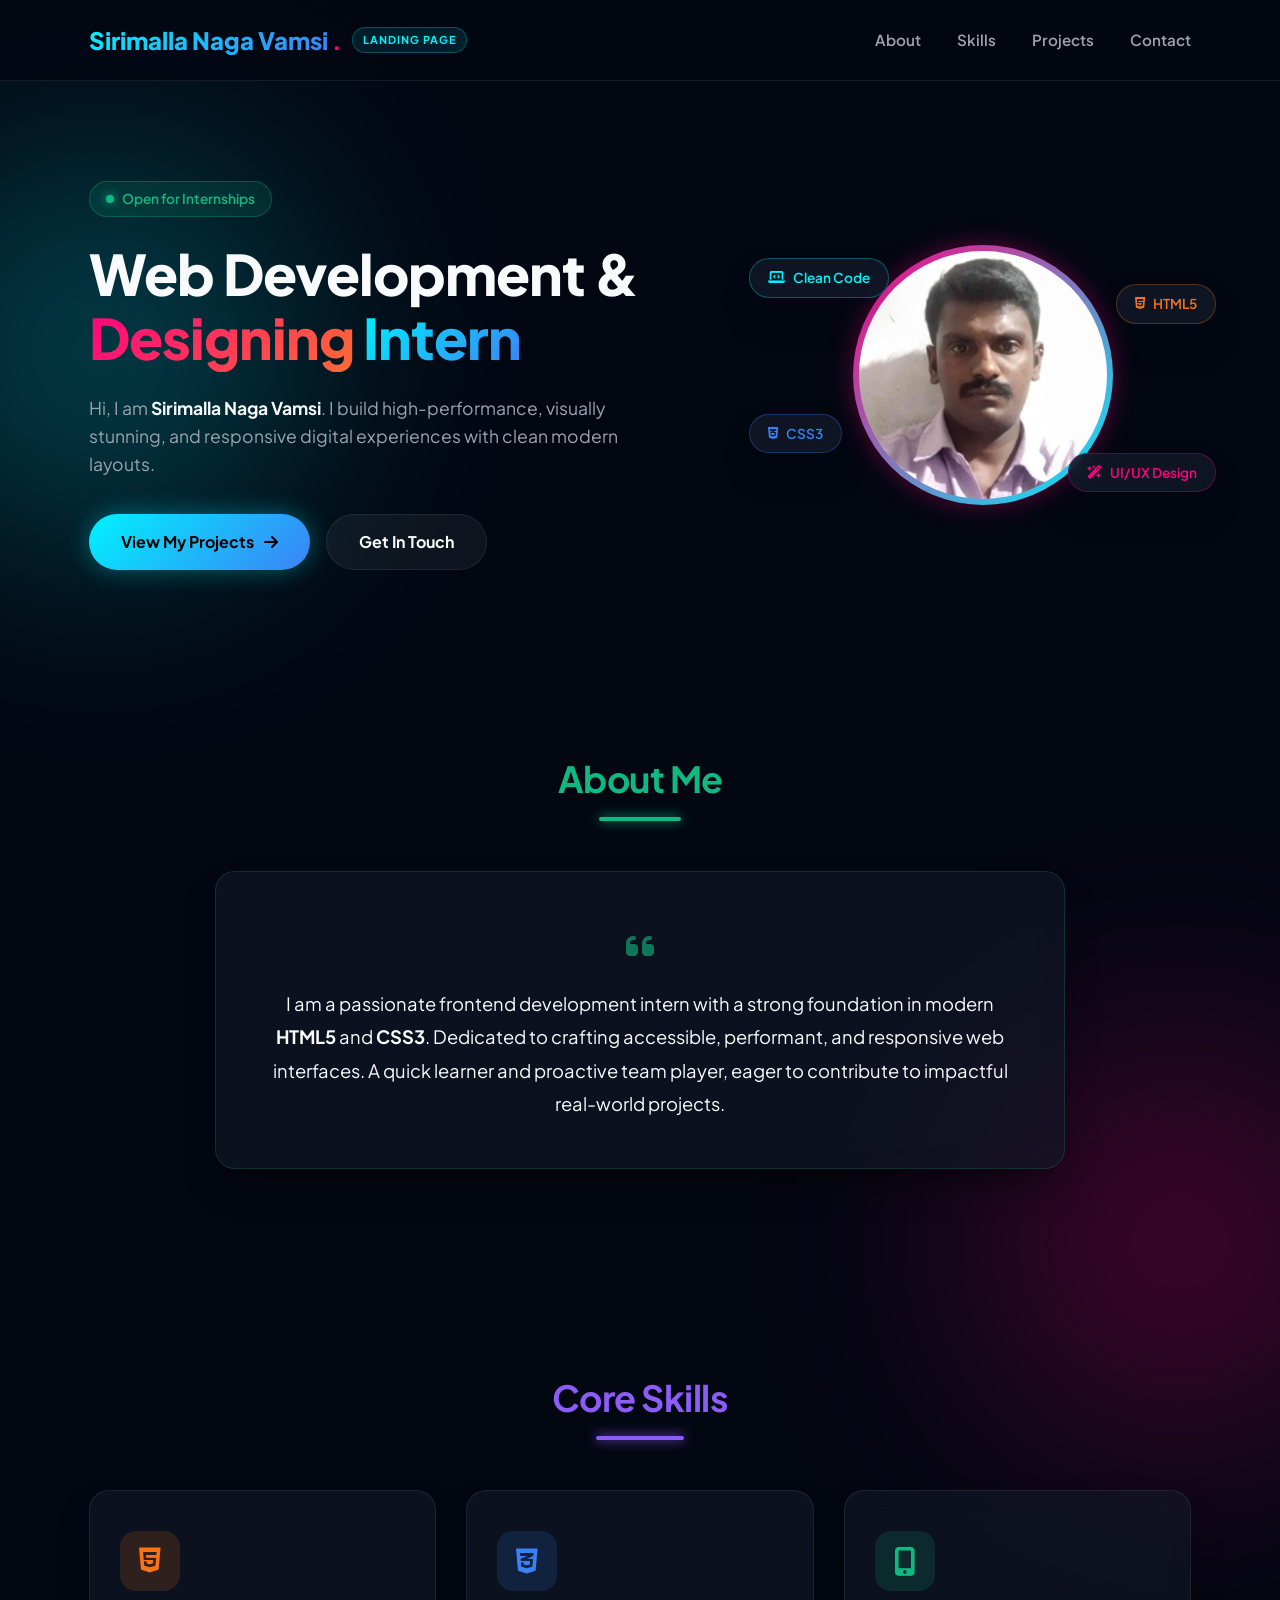
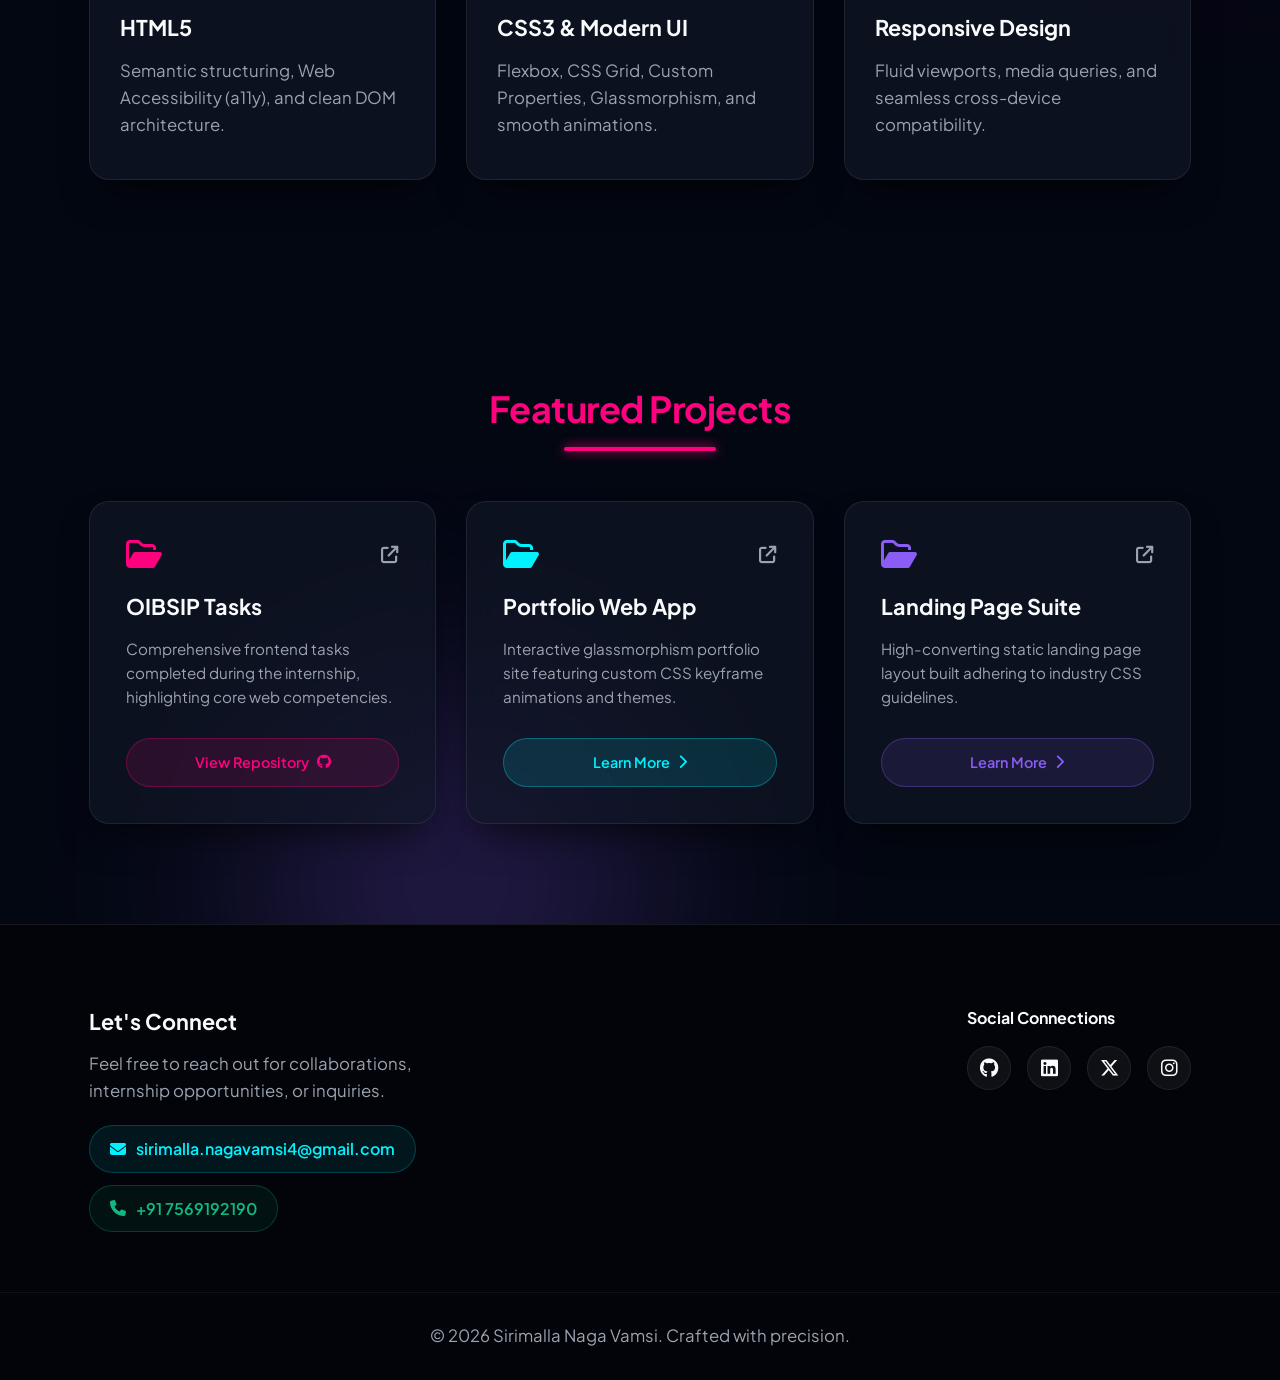
<file: WebDev-L1-LandingPage/index.html>
<!DOCTYPE html>
<html lang="en">
<head>
  <meta charset="UTF-8" />
  <meta name="viewport" content="width=device-width, initial-scale=1.0" />
  <title>Sirimalla Naga Vamsi | Web Development & Design Portfolio</title>
  
  <!-- Font Awesome Pro Icons -->
  <link rel="stylesheet" href="https://cdnjs.cloudflare.com/ajax/libs/font-awesome/6.5.1/css/all.min.css">
  
  <!-- Modern Google Fonts (Plus Jakarta Sans) -->
  <link rel="preconnect" href="https://fonts.googleapis.com">
  <link rel="preconnect" href="https://fonts.gstatic.com" crossorigin>
  <link href="https://fonts.googleapis.com/css2?family=Plus+Jakarta+Sans:wght@400;500;600;700;800&display=swap" rel="stylesheet">
  
  <link rel="stylesheet" href="style.css" />
</head>
<body>

  <!-- Ambient Background Glows -->
  <div class="glow-blob blob-1"></div>
  <div class="glow-blob blob-2"></div>
  <div class="glow-blob blob-3"></div>

  <!-- 1. Sticky Glassmorphism Navigation Bar -->
  <header class="navbar">
    <div class="container nav-container">
      <div class="logo-wrapper">
        <span class="logo">
          <span class="gradient-cyan">Sirimalla Naga Vamsi</span>
          <span class="dot">.</span>
        </span>
        <span class="logo-badge">Landing Page</span>
      </div>
      <nav>
        <ul class="nav-links">
          <li><a href="#about">About</a></li>
          <li><a href="#skills">Skills</a></li>
          <li><a href="#projects">Projects</a></li>
          <li><a href="#contact">Contact</a></li>
        </ul>
      </nav>
    </div>
  </header>

  <main>
    <!-- 2. Hero Section -->
    <section id="hero" class="hero section">
      <div class="container hero-content">
        <div class="hero-text">
          <div class="status-badge">
            <span class="pulse-dot"></span> Open for Internships
          </div>
          <h1>
            Web Development & <br>
            <span class="gradient-text-magenta">Designing</span> 
            <span class="gradient-text-cyan">Intern</span>
          </h1>
          <p>
            Hi, I am <strong>Sirimalla Naga Vamsi</strong>. I build high-performance, visually stunning, and responsive digital experiences with clean modern layouts.
          </p>
          <div class="hero-actions">
            <a href="#projects" class="cta-btn primary-btn">
              View My Projects <i class="fa-solid fa-arrow-right"></i>
            </a>
            <a href="#contact" class="cta-btn secondary-btn">
              Get In Touch
            </a>
          </div>
        </div>

        <div class="hero-image">
          <div class="profile-card-glass">
            <div class="profile-pic-wrapper">
              <img 
                src="image_1.png" 
                alt="Sirimalla Naga Vamsi" 
                class="profile-pic"
                width="250"
                height="250"
              />
            </div>
            <div class="floating-tag tag-1">
              <i class="fa-solid fa-laptop-code"></i> Clean Code
            </div>
            <div class="floating-tag tag-2">
              <i class="fa-brands fa-html5"></i> HTML5
            </div>
            <div class="floating-tag tag-3">
              <i class="fa-brands fa-css3-alt"></i> CSS3
            </div>
            <div class="floating-tag tag-4">
              <i class="fa-solid fa-wand-magic-sparkles"></i> UI/UX Design
            </div>
          </div>
        </div>
      </div>
    </section>

    <!-- 3. Section 1: About Me -->
    <section id="about" class="about section">
      <div class="container">
        <h2 class="section-title text-emerald">About Me</h2>
        <div class="glass-card about-card">
          <div class="quote-icon"><i class="fa-solid fa-quote-left"></i></div>
          <p>
            I am a passionate frontend development intern with a strong foundation in modern <strong>HTML5</strong> and <strong>CSS3</strong>. Dedicated to crafting accessible, performant, and responsive web interfaces. A quick learner and proactive team player, eager to contribute to impactful real-world projects.
          </p>
        </div>
      </div>
    </section>

    <!-- 4. Section 2: Core Skills -->
    <section id="skills" class="skills section">
      <div class="container">
        <h2 class="section-title text-violet">Core Skills</h2>
        <div class="skills-grid">
          
          <div class="glass-card skill-card orange-glow">
            <div class="icon-box icon-orange">
              <i class="fa-brands fa-html5"></i>
            </div>
            <h3>HTML5</h3>
            <p>Semantic structuring, Web Accessibility (a11y), and clean DOM architecture.</p>
          </div>

          <div class="glass-card skill-card blue-glow">
            <div class="icon-box icon-blue">
              <i class="fa-brands fa-css3-alt"></i>
            </div>
            <h3>CSS3 & Modern UI</h3>
            <p>Flexbox, CSS Grid, Custom Properties, Glassmorphism, and smooth animations.</p>
          </div>

          <div class="glass-card skill-card emerald-glow">
            <div class="icon-box icon-emerald">
              <i class="fa-solid fa-mobile-screen-button"></i>
            </div>
            <h3>Responsive Design</h3>
            <p>Fluid viewports, media queries, and seamless cross-device compatibility.</p>
          </div>

        </div>
      </div>
    </section>

    <!-- 5. Section 3: Featured Projects -->
    <section id="projects" class="projects section">
      <div class="container">
        <h2 class="section-title text-magenta">Featured Projects</h2>
        <div class="projects-grid">
          
          <div class="glass-card project-card border-magenta">
            <div class="project-header">
              <i class="fa-regular fa-folder-open folder-icon icon-magenta"></i>
              <a href="https://github.com/sirimallanagavamsi/OIBSIP" target="_blank" class="external-link" title="Source Code">
                <i class="fa-solid fa-arrow-up-right-from-square"></i>
              </a>
            </div>
            <h3>OIBSIP Tasks</h3>
            <p>Comprehensive frontend tasks completed during the internship, highlighting core web competencies.</p>
            <a href="https://github.com/sirimallanagavamsi/OIBSIP" target="_blank" class="project-btn btn-magenta">
              View Repository <i class="fa-brands fa-github"></i>
            </a>
          </div>

          <div class="glass-card project-card border-cyan">
            <div class="project-header">
              <i class="fa-regular fa-folder-open folder-icon icon-cyan"></i>
              <a href="#" class="external-link" title="Live Preview">
                <i class="fa-solid fa-arrow-up-right-from-square"></i>
              </a>
            </div>
            <h3>Portfolio Web App</h3>
            <p>Interactive glassmorphism portfolio site featuring custom CSS keyframe animations and themes.</p>
            <a href="#" class="project-btn btn-cyan">
              Learn More <i class="fa-solid fa-chevron-right"></i>
            </a>
          </div>

          <div class="glass-card project-card border-violet">
            <div class="project-header">
              <i class="fa-regular fa-folder-open folder-icon icon-violet"></i>
              <a href="#" class="external-link" title="Live Preview">
                <i class="fa-solid fa-arrow-up-right-from-square"></i>
              </a>
            </div>
            <h3>Landing Page Suite</h3>
            <p>High-converting static landing page layout built adhering to industry CSS guidelines.</p>
            <a href="#" class="project-btn btn-violet">
              Learn More <i class="fa-solid fa-chevron-right"></i>
            </a>
          </div>

        </div>
      </div>
    </section>
  </main>

  <!-- 6. Footer Section -->
  <footer id="contact" class="footer section">
    <div class="container footer-content">
      <div class="footer-info">
        <h3>Let's Connect</h3>
        <p>Feel free to reach out for collaborations, internship opportunities, or inquiries.</p>
        
        <!-- Corrected Wrapper for Alignment -->
        <div class="contact-badges">
          <a href="mailto:sirimalla.nagavamsi4@gmail.com" class="email-badge">
            <i class="fa-solid fa-envelope"></i> sirimalla.nagavamsi4@gmail.com
          </a>
          <a href="tel:+917569192190" class="phone-badge">
            <i class="fa-solid fa-phone"></i> +91 7569192190
          </a>
        </div>
      </div>

      <div class="footer-socials">
        <h4>Social Connections</h4>
        <div class="social-links">
          <a href="https://github.com/sirimallanagavamsi/OIBSIP" target="_blank" aria-label="GitHub"><i class="fa-brands fa-github"></i></a>
          <a href="https://www.linkedin.com/in/vamsi-sirimalla" target="_blank" aria-label="LinkedIn"><i class="fa-brands fa-linkedin"></i></a>
          <a href="#" target="_blank" aria-label="X / Twitter"><i class="fa-brands fa-x-twitter"></i></a>
          <a href="#" target="_blank" aria-label="Instagram"><i class="fa-brands fa-instagram"></i></a>
        </div>
      </div>
    </div>

    <div class="footer-bottom">
      <p>&copy; 2026 Sirimalla Naga Vamsi. Crafted with precision.</p>
    </div>
  </footer>

</body>
</html>
</file>
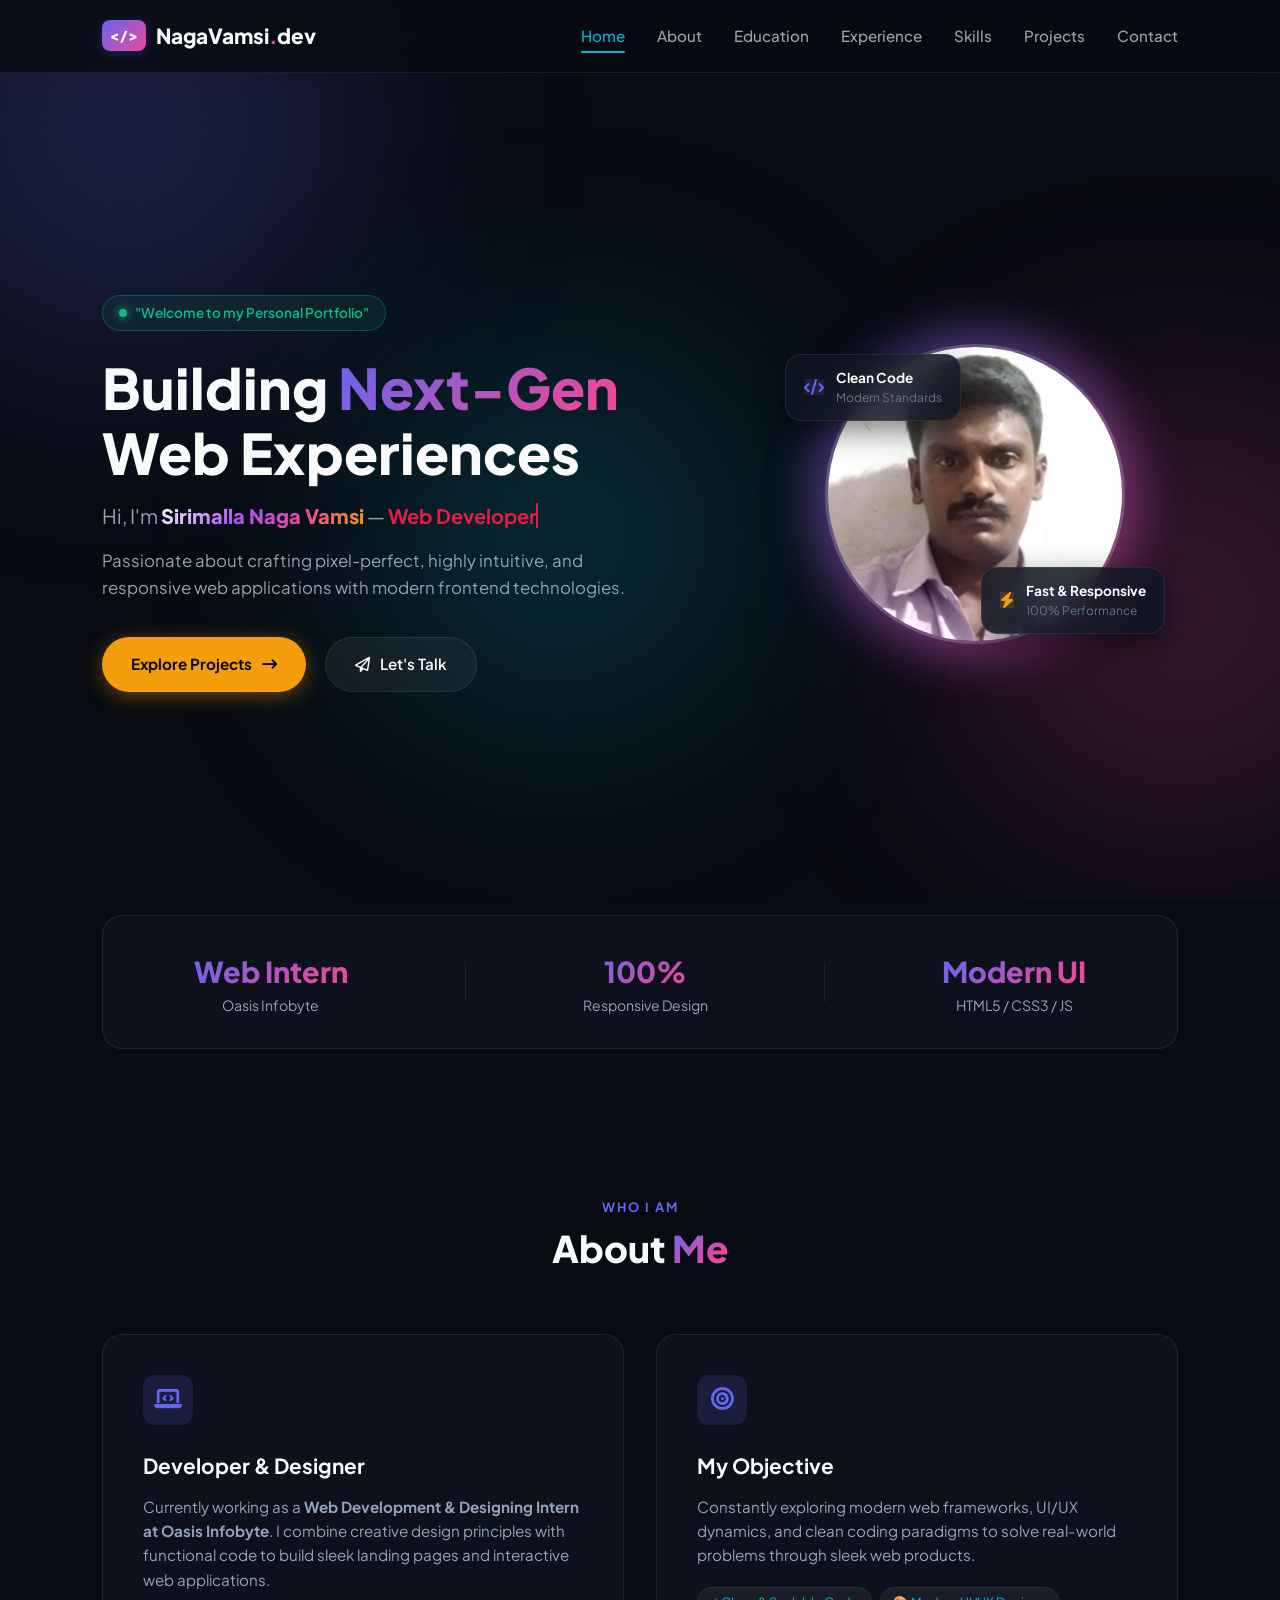
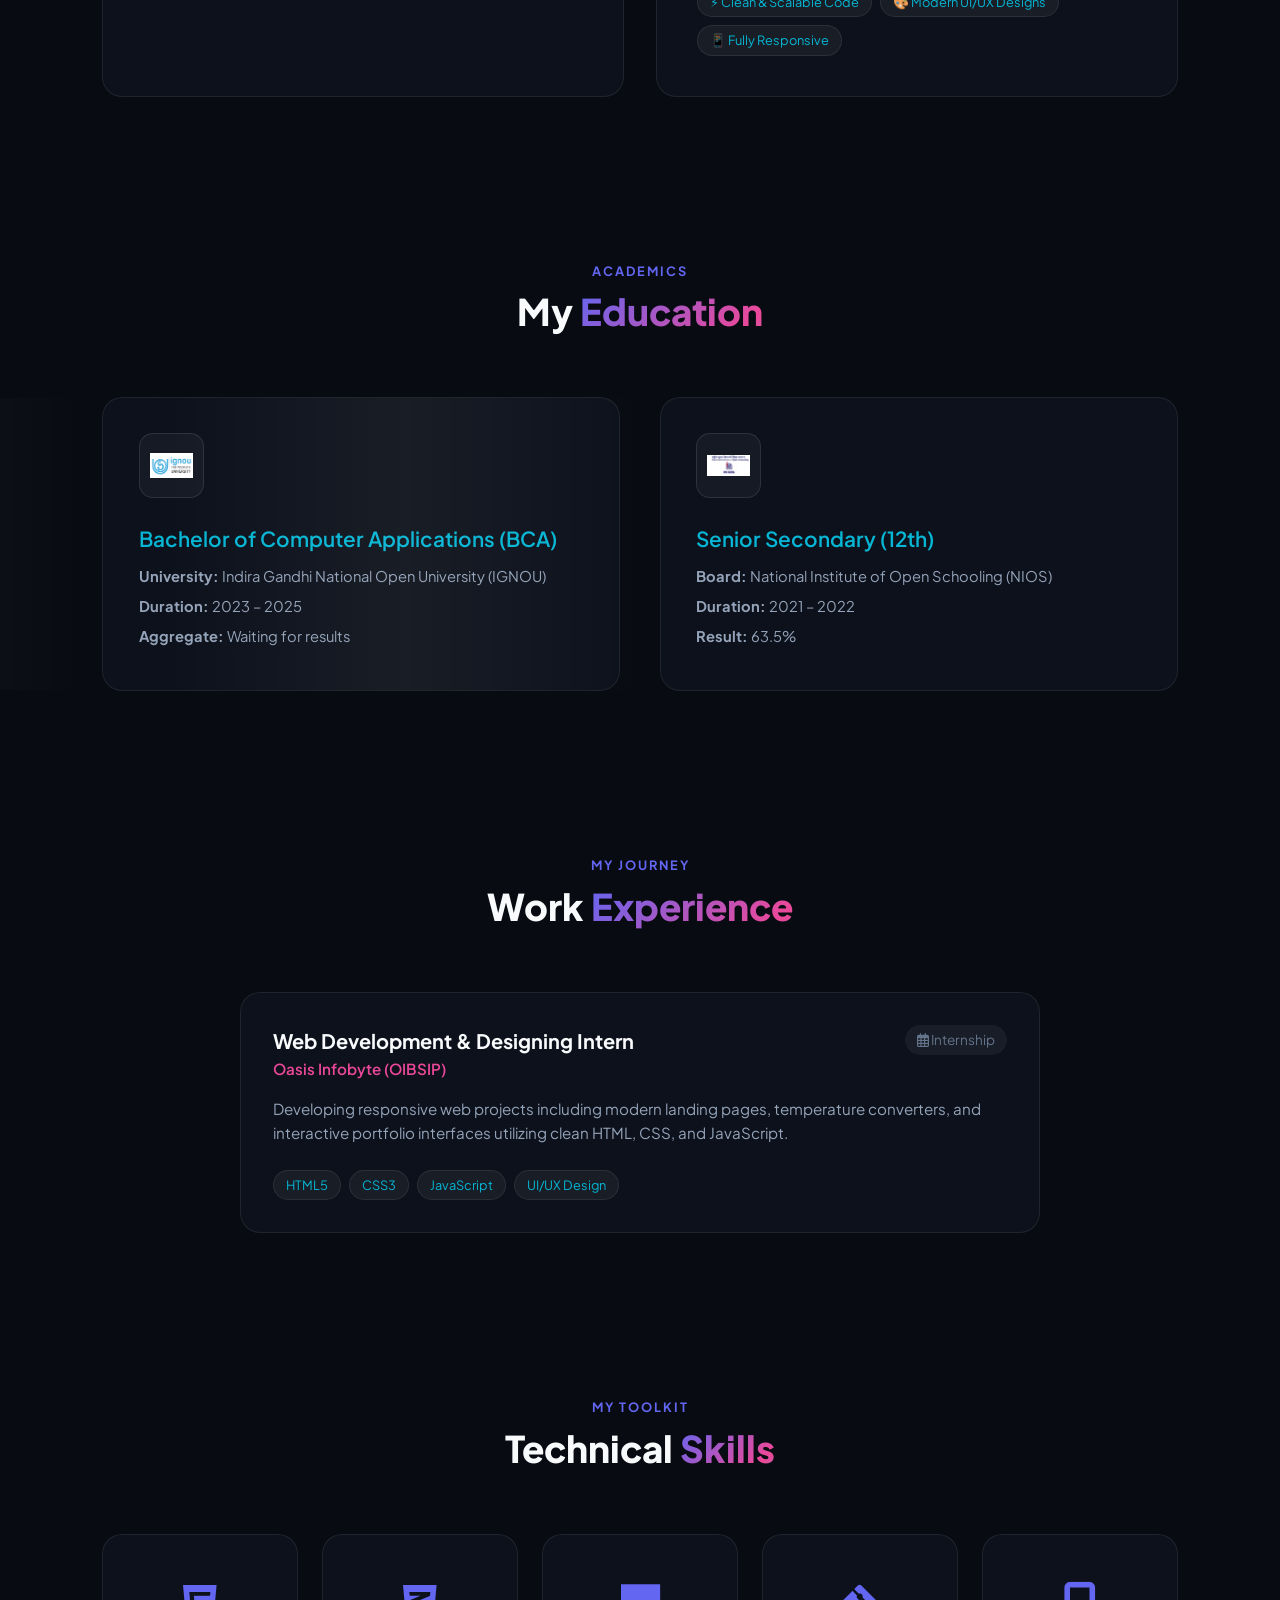
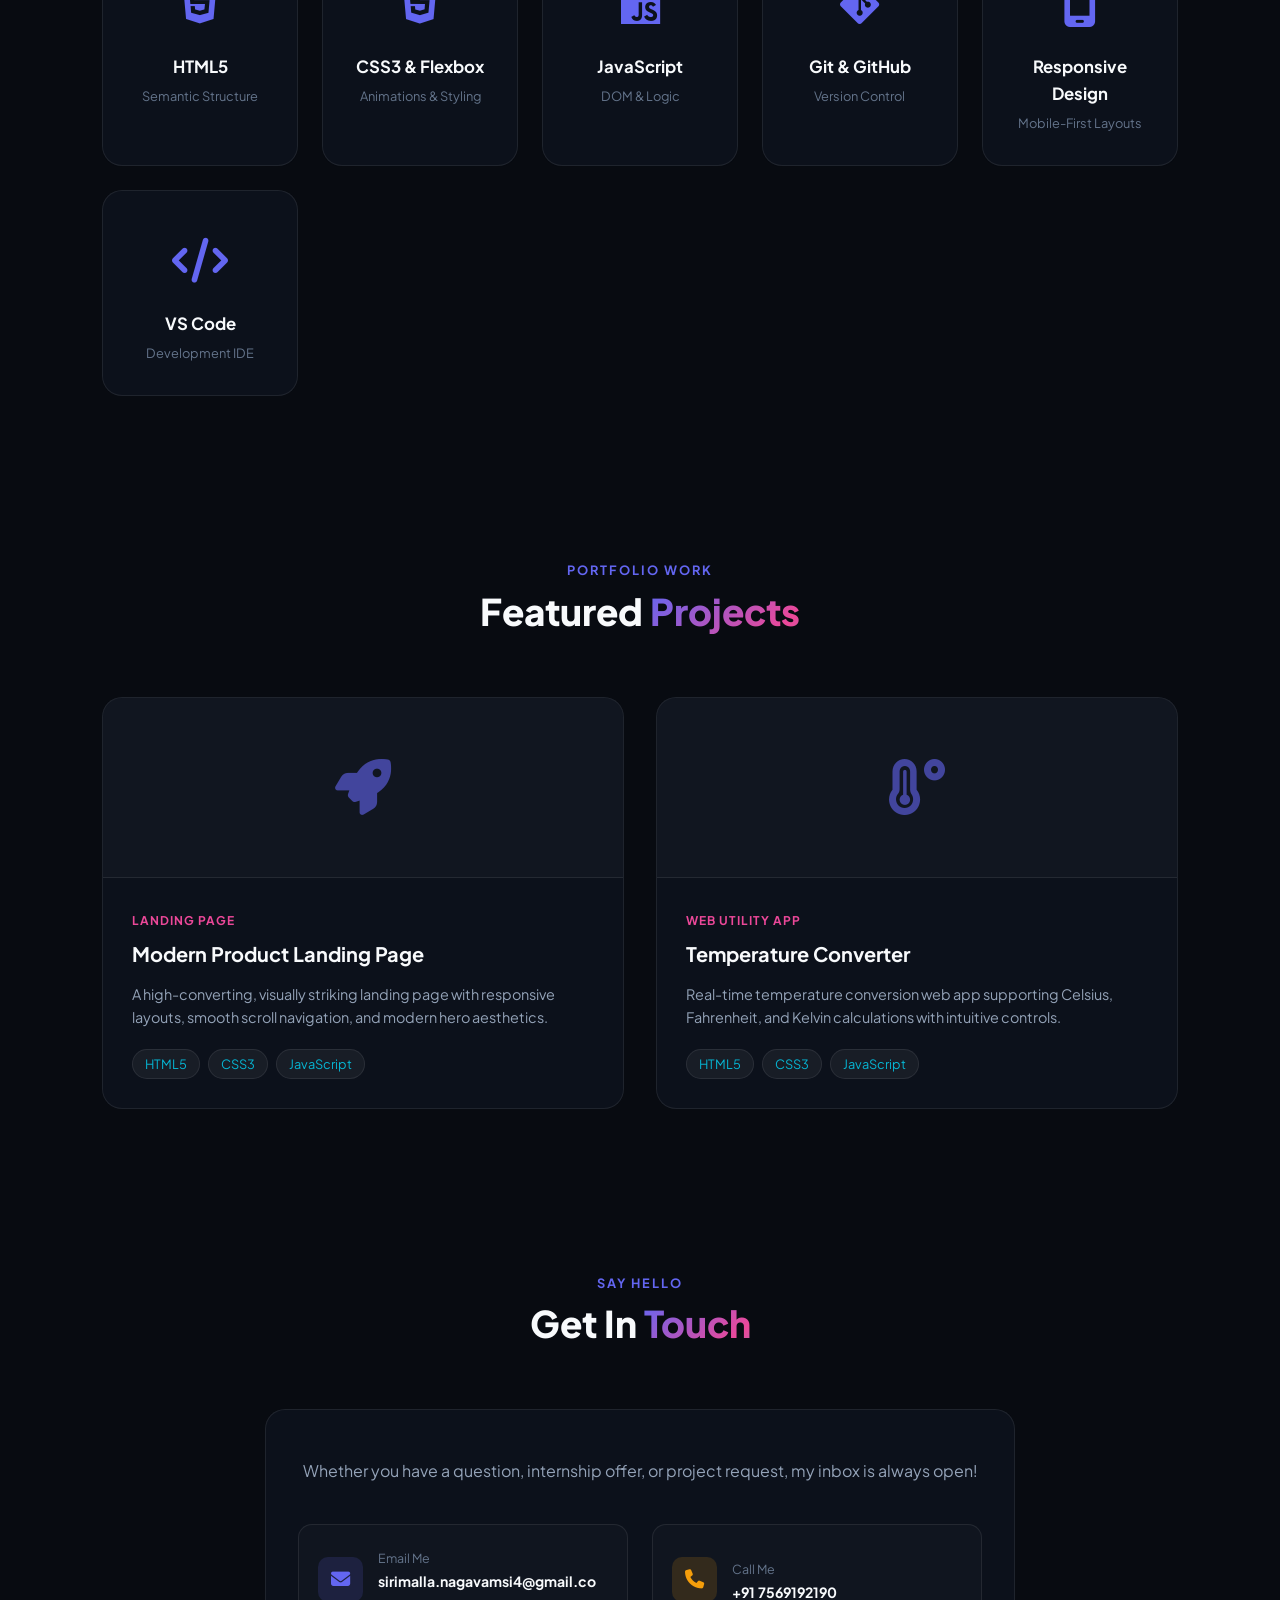
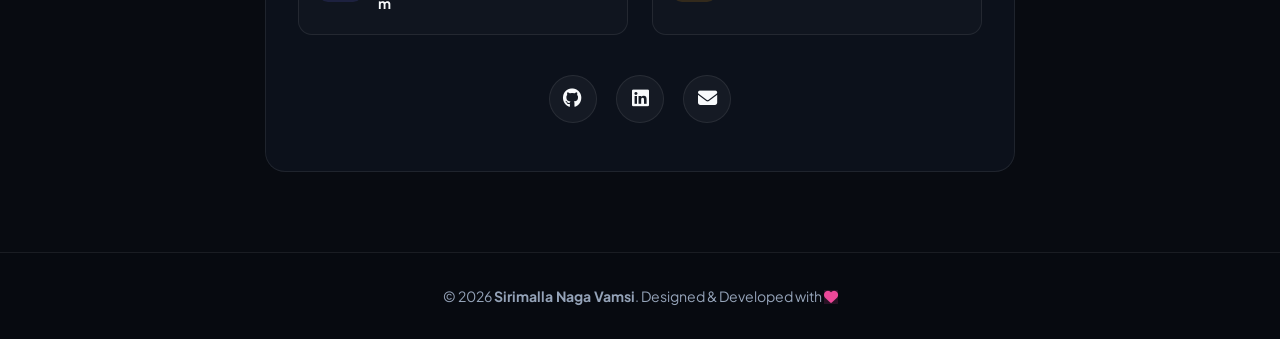
<file: WebDev-L1-PersonalPortfolio/index.html>
<!DOCTYPE html>
<html lang="en">
<head>
    <meta charset="UTF-8">
    <meta name="viewport" content="width=device-width, initial-scale=1.0">
    <meta name="description" content="Portfolio of Sirimalla Naga Vamsi - Full-Stack Web Developer & Designer specialising in modern, high-performance web applications.">
    <title>Sirimalla Naga Vamsi | Full-Stack Web Developer & Designer</title>

    <!-- Google Fonts -->
    <link rel="preconnect" href="https://fonts.googleapis.com">
    <link rel="preconnect" href="https://fonts.gstatic.com" crossorigin>
    <link href="https://fonts.googleapis.com/css2?family=Plus+Jakarta+Sans:wght@300;400;500;600;700;800&display=swap" rel="stylesheet">
    
    <!-- FontAwesome Icons -->
    <link rel="stylesheet" href="https://cdnjs.cloudflare.com/ajax/libs/font-awesome/6.4.0/css/all.min.css" crossorigin="anonymous" referrerpolicy="no-referrer">
    
    <!-- Custom CSS -->
    <link rel="stylesheet" href="style.css?v=2.0">
</head>
<body>

    <!-- Background Animated Blobs -->
    <div class="blob-container" aria-hidden="true">
        <div class="blob blob-1"></div>
        <div class="blob blob-2"></div>
        <div class="blob blob-3"></div>
    </div>

    <!-- Header / Navbar -->
    <header class="navbar">
        <a href="#hero" class="logo" aria-label="Naga Vamsi Homepage">
            <span class="logo-badge">&lt;/&gt;</span>
            <span class="logo-text">NagaVamsi<span class="dot">.</span>dev</span>
        </a>

        <button class="menu-toggle" id="menu-toggle" aria-label="Toggle Navigation Menu" aria-expanded="false" aria-controls="nav-container">
            <i class="fa-solid fa-bars-staggered" aria-hidden="true"></i>
        </button>

        <nav class="nav-container" id="nav-container">
            <ul class="nav-links">
                <li><a href="#hero" class="nav-link active">Home</a></li>
                <li><a href="#about" class="nav-link">About</a></li>
                <li><a href="#education" class="nav-link">Education</a></li>
                <li><a href="#experience" class="nav-link">Experience</a></li>
                <li><a href="#skills" class="nav-link">Skills</a></li>
                <li><a href="#projects" class="nav-link">Projects</a></li>
                <li><a href="#contact" class="nav-link">Contact</a></li>
            </ul>
        </nav>
    </header>

    <main>
        <!-- HERO SECTION -->
        <section id="hero" class="hero">
            <div class="hero-container">
                <div class="hero-content scroll-reveal">
                    <div class="status-badge">
                        <span class="pulse-dot" aria-hidden="true"></span>
                        <span>"Welcome to my Personal Portfolio"</span>
                    </div>
                    
                    <h3 class="hero-title">
                        Building <span class="gradient-text">Next-Gen</span> Web Experiences
                    </h3>        
                    
                    <h1 class="hero-subtitle">
                        Hi, I'm <span class="name-gradient">Sirimalla Naga Vamsi</span> — <span class="typewriter" id="typewriter"></span>
                    </h1>
           
                    <p class="hero-description">
                        Passionate about crafting pixel-perfect, highly intuitive, and responsive web applications with modern frontend technologies.
                    </p>

                    <div class="hero-actions">
                        <a href="#projects" class="btn btn-primary">
                            <span>Explore Projects</span>
                            <i class="fa-solid fa-arrow-right-long" aria-hidden="true"></i>
                        </a>
                        <a href="#contact" class="btn btn-secondary">
                            <i class="fa-regular fa-paper-plane" aria-hidden="true"></i> Let's Talk
                        </a>
                    </div>
                </div>

                <div class="hero-visual scroll-reveal">
                    <div class="avatar-wrapper">
                        <div class="glow-ring" aria-hidden="true"></div>
                        <img src="image_1.png" alt="Sirimalla Naga Vamsi" class="avatar-img" loading="eager">
                        
                        <!-- Floating Badges -->
                        <div class="floating-badge badge-1">
                            <i class="fa-solid fa-code icon-purple" aria-hidden="true"></i>
                            <div>
                                <h4>Clean Code</h4>
                                <p>Modern Standards</p>
                            </div>
                        </div>

                        <div class="floating-badge badge-2">
                            <i class="fa-solid fa-bolt icon-amber" aria-hidden="true"></i>
                            <div>
                                <h4>Fast &amp; Responsive</h4>
                                <p>100% Performance</p>
                            </div>
                        </div>
                    </div>
                </div>
            </div>
        </section>

        <!-- STATS COUNTER RIBBON -->
        <section class="stats-ribbon scroll-reveal">
            <div class="stat-item">
                <h3 class="gradient-text">Web Intern</h3>
                <p>Oasis Infobyte</p>
            </div>
            <div class="stat-divider" aria-hidden="true"></div>
            <div class="stat-item">
                <h3 class="gradient-text">100%</h3>
                <p>Responsive Design</p>
            </div>
            <div class="stat-divider" aria-hidden="true"></div>
            <div class="stat-item">
                <h3 class="gradient-text">Modern UI</h3>
                <p>HTML5 / CSS3 / JS</p>
            </div>
        </section>

        <!-- ABOUT SECTION -->
        <section id="about" class="section">
            <div class="section-header scroll-reveal">
                <span class="sub-title">WHO I AM</span>
                <h2 class="section-title">About <span class="gradient-text">Me</span></h2>
            </div>

            <div class="about-grid">
                <div class="about-card glass-card scroll-reveal">
                    <div class="card-icon"><i class="fa-solid fa-laptop-code" aria-hidden="true"></i></div>
                    <h3>Developer &amp; Designer</h3>
                    <p>
                        Currently working as a <strong>Web Development &amp; Designing Intern at Oasis Infobyte</strong>. I combine creative design principles with functional code to build sleek landing pages and interactive web applications.
                    </p>
                </div>

                <div class="about-card glass-card scroll-reveal">
                    <div class="card-icon"><i class="fa-solid fa-bullseye" aria-hidden="true"></i></div>
                    <h3>My Objective</h3>
                    <p>
                        Constantly exploring modern web frameworks, UI/UX dynamics, and clean coding paradigms to solve real-world problems through sleek web products.
                    </p>
                    <div class="tech-tags" style="margin-top: 1.2rem;">
                        <span>⚡ Clean &amp; Scalable Code</span>
                        <span>🎨 Modern UI/UX Designs</span>
                        <span>📱 Fully Responsive</span>
                    </div>
                </div>
            </div>
        </section>
<section id="education" class="section">
            <div class="section-header scroll-reveal">
                <span class="sub-title">ACADEMICS</span>
                <h2 class="section-title">My <span class="gradient-text">Education</span></h2>
            </div>

            <div class="education-grid">
                <div class="glass-card education-card scroll-reveal">
                    <img src="ignou.png" alt="IGNOU Logo" class="card-logo">
                    <h3 class="degree-title">Bachelor of Computer Applications (BCA)</h3>
                    <p><strong>University:</strong> Indira Gandhi National Open University (IGNOU)</p>
                    <p><strong>Duration:</strong> 2023 – 2025</p>
                    <p><strong>Aggregate:</strong> Waiting for results</p>
                </div>

                <div class="glass-card education-card scroll-reveal">
                    <img src="nios.png" alt="NIOS Logo" class="card-logo">
                    <h3 class="degree-title">Senior Secondary (12th)</h3>
                    <p><strong>Board:</strong> National Institute of Open Schooling (NIOS)</p>
                    <p><strong>Duration:</strong> 2021 – 2022</p>
                    <p><strong>Result:</strong> 63.5%</p>
                </div>
            </div>
        </section>
        

        <!-- EXPERIENCE / INTERNSHIP SECTION -->
        <section id="experience" class="section">
            <div class="section-header scroll-reveal">
                <span class="sub-title">MY JOURNEY</span>
                <h2 class="section-title">Work <span class="gradient-text">Experience</span></h2>
            </div>

            <div class="timeline-container">
                <div class="timeline-item glass-card scroll-reveal">
                    <div class="timeline-dot" aria-hidden="true"></div>
                    <div class="timeline-header">
                        <div>
                            <h3>Web Development &amp; Designing Intern</h3>
                            <h4 class="company-name">Oasis Infobyte (OIBSIP)</h4>
                        </div>
                        <span class="timeline-date"><i class="fa-regular fa-calendar-days" aria-hidden="true"></i> Internship</span>
                    </div>
                    <p>Developing responsive web projects including modern landing pages, temperature converters, and interactive portfolio interfaces utilizing clean HTML, CSS, and JavaScript.</p>
                    <div class="tech-tags">
                        <span>HTML5</span>
                        <span>CSS3</span>
                        <span>JavaScript</span>
                        <span>UI/UX Design</span>
                    </div>
                </div>
            </div>
        </section>

        <!-- SKILLS SECTION -->
        <section id="skills" class="section">
            <div class="section-header scroll-reveal">
                <span class="sub-title">MY TOOLKIT</span>
                <h2 class="section-title">Technical <span class="gradient-text">Skills</span></h2>
            </div>

            <div class="skills-grid">
                <div class="skill-card glass-card scroll-reveal" data-color="#e34f26">
                    <div class="skill-icon"><i class="fa-brands fa-html5" aria-hidden="true"></i></div>
                    <h3>HTML5</h3>
                    <p>Semantic Structure</p>
                </div>

                <div class="skill-card glass-card scroll-reveal" data-color="#264de4">
                    <div class="skill-icon"><i class="fa-brands fa-css3-alt" aria-hidden="true"></i></div>
                    <h3>CSS3 &amp; Flexbox</h3>
                    <p>Animations &amp; Styling</p>
                </div>

                <div class="skill-card glass-card scroll-reveal" data-color="#f7df1e">
                    <div class="skill-icon"><i class="fa-brands fa-js" aria-hidden="true"></i></div>
                    <h3>JavaScript</h3>
                    <p>DOM &amp; Logic</p>
                </div>

                <div class="skill-card glass-card scroll-reveal" data-color="#f05032">
                    <div class="skill-icon"><i class="fa-brands fa-git-alt" aria-hidden="true"></i></div>
                    <h3>Git &amp; GitHub</h3>
                    <p>Version Control</p>
                </div>

                <div class="skill-card glass-card scroll-reveal" data-color="#10b981">
                    <div class="skill-icon"><i class="fa-solid fa-mobile-screen" aria-hidden="true"></i></div>
                    <h3>Responsive Design</h3>
                    <p>Mobile-First Layouts</p>
                </div>

                <div class="skill-card glass-card scroll-reveal" data-color="#007acc">
                    <div class="skill-icon"><i class="fa-solid fa-code" aria-hidden="true"></i></div>
                    <h3>VS Code</h3>
                    <p>Development IDE</p>
                </div>
            </div>
        </section>

        <!-- PROJECTS SECTION -->
        <section id="projects" class="section">
            <div class="section-header scroll-reveal">
                <span class="sub-title">PORTFOLIO WORK</span>
                <h2 class="section-title">Featured <span class="gradient-text">Projects</span></h2>
            </div>

            <div class="projects-grid">
                <!-- Project 1 -->
                <div class="project-card glass-card scroll-reveal">
                    <div class="project-img-box">
                        <div class="project-preview-overlay">
                            <a href="https://github.com/sirimallanagavamsi/OIBSIP" target="_blank" rel="noopener noreferrer" class="preview-btn"><i class="fa-brands fa-github" aria-hidden="true"></i> View Code</a>
                        </div>
                        <i class="fa-solid fa-rocket project-placeholder-icon" aria-hidden="true"></i>
                    </div>
                    <div class="project-info">
                        <span class="project-category">Landing Page</span>
                        <h3>Modern Product Landing Page</h3>
                        <p>A high-converting, visually striking landing page with responsive layouts, smooth scroll navigation, and modern hero aesthetics.</p>
                        <div class="tech-tags">
                            <span>HTML5</span>
                            <span>CSS3</span>
                            <span>JavaScript</span>
                        </div>
                    </div>
                </div>

                <!-- Project 2 -->
                <div class="project-card glass-card scroll-reveal">
                    <div class="project-img-box">
                        <div class="project-preview-overlay">
                            <a href="https://github.com/sirimallanagavamsi/OIBSIP" target="_blank" rel="noopener noreferrer" class="preview-btn"><i class="fa-brands fa-github" aria-hidden="true"></i> View Code</a>
                        </div>
                        <i class="fa-solid fa-temperature-high project-placeholder-icon" aria-hidden="true"></i>
                    </div>
                    <div class="project-info">
                        <span class="project-category">Web Utility App</span>
                        <h3>Temperature Converter</h3>
                        <p>Real-time temperature conversion web app supporting Celsius, Fahrenheit, and Kelvin calculations with intuitive controls.</p>
                        <div class="tech-tags">
                            <span>HTML5</span>
                            <span>CSS3</span>
                            <span>JavaScript</span>
                        </div>
                    </div>
                </div>
            </div>
        </section>

        <!-- CONTACT SECTION -->
        <section id="contact" class="section">
            <div class="section-header scroll-reveal">
                <span class="sub-title">SAY HELLO</span>
                <h2 class="section-title">Get In <span class="gradient-text">Touch</span></h2>
            </div>

            <div class="contact-box glass-card scroll-reveal">
                <p class="contact-intro">Whether you have a question, internship offer, or project request, my inbox is always open!</p>
                
                <div class="contact-methods">
                    <a href="mailto:sirimalla.nagavamsi4@gmail.com" class="contact-item">
                        <div class="contact-icon icon-purple"><i class="fa-solid fa-envelope" aria-hidden="true"></i></div>
                        <div>
                            <span>Email Me</span>
                            <h4>sirimalla.nagavamsi4@gmail.com</h4>
                        </div>
                    </a>

                    <a href="tel:+917569192190" class="contact-item">
                        <div class="contact-icon icon-amber"><i class="fa-solid fa-phone" aria-hidden="true"></i></div>
                        <div>
                            <span>Call Me</span>
                            <h4>+91 7569192190</h4>
                        </div>
                    </a>
                </div>

                <div class="social-links">
                    <a href="https://github.com/sirimallanagavamsi/OIBSIP" target="_blank" rel="noopener noreferrer" aria-label="GitHub"><i class="fa-brands fa-github" aria-hidden="true"></i></a>
                    <a href="https://www.linkedin.com/in/vamsi-sirimalla" target="_blank" rel="noopener noreferrer" aria-label="LinkedIn"><i class="fa-brands fa-linkedin" aria-hidden="true"></i></a>
                    <a href="mailto:sirimalla.nagavamsi4@gmail.com" aria-label="Email"><i class="fa-solid fa-envelope" aria-hidden="true"></i></a>
                </div>
            </div>
        </section>
    </main>

    <!-- Floating Back To Top Button -->
    <button id="backToTop" class="back-to-top" aria-label="Back to top">
        <i class="fa-solid fa-arrow-up" aria-hidden="true"></i>
    </button>

    <!-- Footer -->
    <footer>
        <p>&copy; <span id="year"></span> <strong>Sirimalla Naga Vamsi</strong>. Designed &amp; Developed with <i class="fa-solid fa-heart icon-pink" aria-hidden="true"></i></p>
    </footer>

    <!-- Custom JavaScript -->
    <script src="script.js"></script>
</body>
</html>
</file>
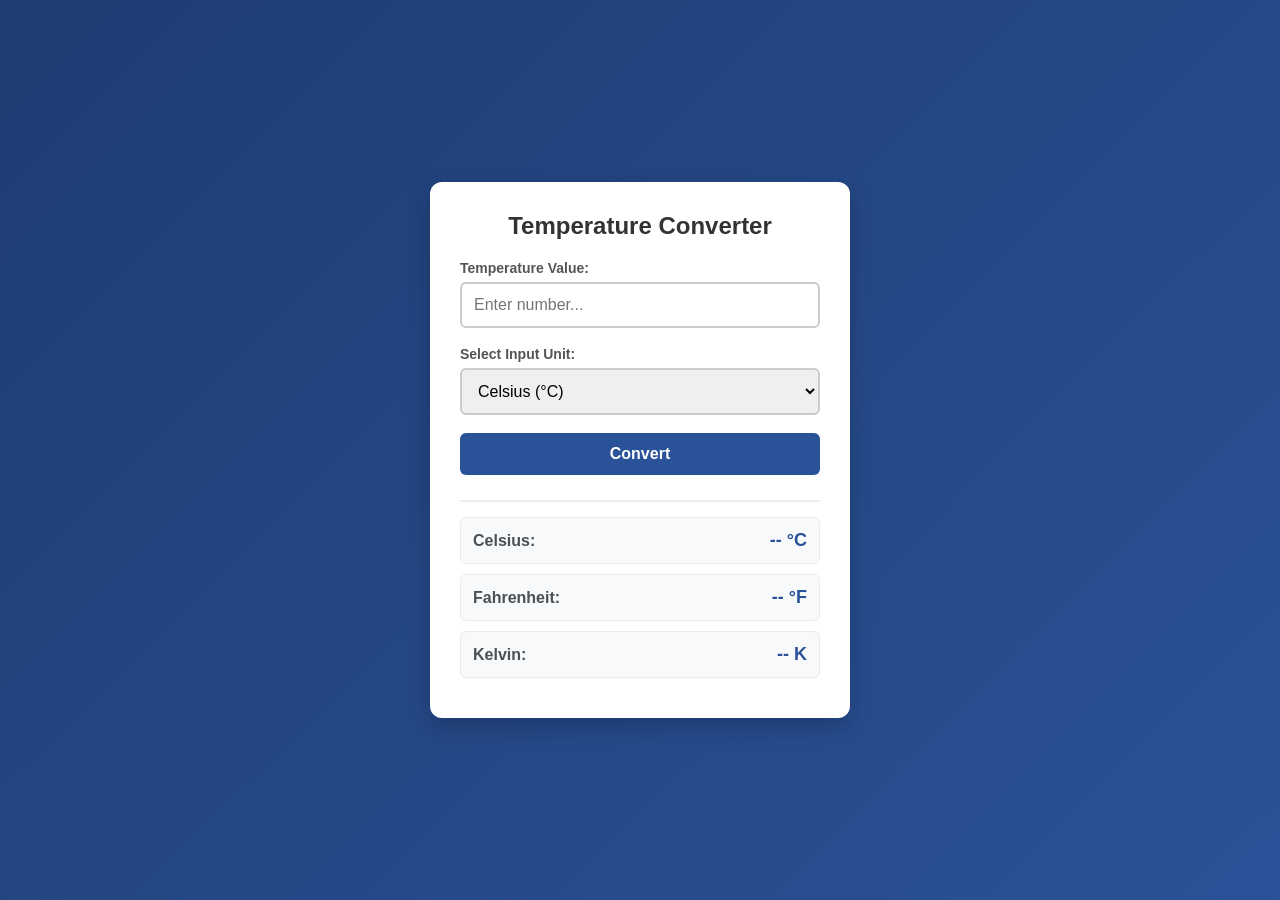
<file: WebDev-L1-TemperatureConverter/index.html>
<!DOCTYPE html>
<html lang="en">
<head>
    <meta charset="UTF-8">
    <meta name="viewport" content="width=device-width, initial-scale=1.0">
    <title>Temperature Converter</title>
    <link rel="stylesheet" href="style.css">
</head>
<body>

    <div class="converter-card">
        <h1>Temperature Converter</h1>

        <div id="errorBox" class="error-msg"></div>

        <div class="form-group">
            <label for="tempInput">Temperature Value:</label>
            <input type="number" id="tempInput" placeholder="Enter number..." step="any">
        </div>

        <div class="form-group">
            <label for="unitSelect">Select Input Unit:</label>
            <select id="unitSelect">
                <option value="celsius">Celsius (°C)</option>
                <option value="fahrenheit">Fahrenheit (°F)</option>
                <option value="kelvin">Kelvin (K)</option>
            </select>
        </div>

        <button id="convertBtn">Convert</button>

        <div class="results-container">
            <div class="result-box">
                <span class="result-label">Celsius:</span>
                <span id="celsiusVal" class="result-value">-- °C</span>
            </div>
            <div class="result-box">
                <span class="result-label">Fahrenheit:</span>
                <span id="fahrenheitVal" class="result-value">-- °F</span>
            </div>
            <div class="result-box">
                <span class="result-label">Kelvin:</span>
                <span id="kelvinVal" class="result-value">-- K</span>
            </div>
        </div>
    </div>

    <script src="script.js"></script>
</body>
</html>
</file>
<file: WebDev-L1-LandingPage/style.css>
/* ==========================================================================
   Design System & Tokens
   ========================================================================== */
:root {
  /* Color Palette */
  --clr-bg: #030712;
  --clr-card: rgba(17, 24, 39, 0.65);
  --clr-card-hover: rgba(31, 41, 55, 0.8);
  --clr-border: rgba(255, 255, 255, 0.08);
  
  --clr-text-main: #f9fafb;
  --clr-text-muted: #9ca3af;
  
  /* Vibrant Accents */
  --accent-cyan: #00f2fe;
  --accent-magenta: #ff007f;
  --accent-violet: #8b5cf6;
  --accent-emerald: #10b981;
  --accent-orange: #f97316;
  --accent-blue: #3b82f6;

  /* Shadows & Glows */
  --glow-cyan: 0 0 25px rgba(0, 242, 254, 0.35);
  --glow-magenta: 0 0 25px rgba(255, 0, 127, 0.35);
  --shadow-lg: 0 20px 40px -15px rgba(0, 0, 0, 0.7);

  /* Transitions */
  --transition-smooth: all 0.3s cubic-bezier(0.4, 0, 0.2, 1);
  --transition-bounce: all 0.4s cubic-bezier(0.34, 1.56, 0.64, 1);
}

/* Custom Scrollbar */
::-webkit-scrollbar { width: 8px; }
::-webkit-scrollbar-track { background: var(--clr-bg); }
::-webkit-scrollbar-thumb { background: #1f293d; border-radius: 4px; }
::-webkit-scrollbar-thumb:hover { background: var(--accent-cyan); }

/* Global Reset */
* {
  margin: 0;
  padding: 0;
  box-sizing: border-box;
}

html {
  scroll-behavior: smooth;
  font-size: 16px;
}

body {
  font-family: 'Plus Jakarta Sans', sans-serif;
  background-color: var(--clr-bg);
  color: var(--clr-text-main);
  line-height: 1.6;
  overflow-x: hidden;
  position: relative;
  -webkit-font-smoothing: antialiased;
}

.container {
  max-width: 1150px;
  margin: 0 auto;
  padding: 0 24px;
}

/* Background Mesh Glow Blobs */
.glow-blob {
  position: absolute;
  width: 400px;
  height: 400px;
  border-radius: 50%;
  filter: blur(120px);
  z-index: -1;
  opacity: 0.25;
  pointer-events: none;
}

.blob-1 { top: 5%; left: -100px; background: var(--accent-cyan); }
.blob-2 { top: 35%; right: -100px; background: var(--accent-magenta); }
.blob-3 { bottom: 10%; left: 20%; background: var(--accent-violet); }

/* Typography & Accent Text */
h1 { font-size: 3.5rem; font-weight: 800; line-height: 1.15; letter-spacing: -1px; }
h2 { font-size: 2.25rem; font-weight: 700; letter-spacing: -0.5px; }
h3 { font-size: 1.35rem; font-weight: 700; }
p { color: var(--clr-text-muted); font-size: 1.05rem; }

.gradient-text-magenta {
  background: linear-gradient(135deg, #ff007f, #ff6b35);
  background-clip: text;
  -webkit-background-clip: text;
  -webkit-text-fill-color: transparent;
}

.gradient-text-cyan {
  background: linear-gradient(135deg, #00f2fe, #3b82f6);
  background-clip: text;
  -webkit-background-clip: text;
  -webkit-text-fill-color: transparent;
}

.gradient-cyan {
  background: linear-gradient(135deg, var(--accent-cyan), #3b82f6);
  background-clip: text;
  -webkit-background-clip: text;
  -webkit-text-fill-color: transparent;
}

.text-emerald { color: var(--accent-emerald); }
.text-violet { color: var(--accent-violet); }
.text-magenta { color: var(--accent-magenta); }

/* Glassmorphism Card Component */
.glass-card {
  background: var(--clr-card);
  backdrop-filter: blur(16px);
  -webkit-backdrop-filter: blur(16px);
  border: 1px solid var(--clr-border);
  border-radius: 20px;
  box-shadow: var(--shadow-lg);
  transition: var(--transition-bounce);
}

/* Common Section Styling */
.section { padding: 100px 0; }

.section-title {
  text-align: center;
  margin-bottom: 50px;
  position: relative;
  display: table;
  margin-left: auto;
  margin-right: auto;
}

.section-title::after {
  content: '';
  display: block;
  width: 50%;
  height: 4px;
  background: currentColor;
  margin: 10px auto 0;
  border-radius: 2px;
  box-shadow: 0 0 12px currentColor;
}

/* ==========================================================================
   1. Header / Navbar
   ========================================================================== */
.navbar {
  position: sticky;
  top: 0;
  z-index: 1000;
  background: rgba(3, 7, 18, 0.75);
  backdrop-filter: blur(20px);
  -webkit-backdrop-filter: blur(20px);
  border-bottom: 1px solid var(--clr-border);
}

.nav-container {
  display: flex;
  justify-content: space-between;
  align-items: center;
  height: 80px;
}

.logo-wrapper {
  display: flex;
  align-items: center;
  gap: 10px;
}

.logo {
  font-size: 1.5rem;
  font-weight: 800;
}

.dot { color: var(--accent-magenta); }

.logo-badge {
  font-size: 0.68rem;
  font-weight: 700;
  text-transform: uppercase;
  letter-spacing: 1px;
  color: var(--accent-cyan);
  background: rgba(0, 242, 254, 0.1);
  border: 1px solid rgba(0, 242, 254, 0.25);
  padding: 3px 10px;
  border-radius: 20px;
  backdrop-filter: blur(5px);
}

.nav-links {
  display: flex;
  list-style: none;
  gap: 36px;
}

.nav-links a {
  text-decoration: none;
  color: var(--clr-text-muted);
  font-weight: 600;
  font-size: 0.95rem;
  transition: var(--transition-smooth);
  position: relative;
  padding: 6px 0;
}

.nav-links a:hover { color: var(--clr-text-main); }

.nav-links a::after {
  content: '';
  position: absolute;
  bottom: 0;
  left: 0;
  width: 0;
  height: 2px;
  background: var(--accent-cyan);
  transition: var(--transition-smooth);
}

.nav-links a:hover::after { width: 100%; }

/* ==========================================================================
   2. Hero Section
   ========================================================================== */
.hero { padding: 100px 0 80px; }

.hero-content {
  display: grid;
  grid-template-columns: 1.2fr 0.8fr;
  align-items: center;
  gap: 60px;
}

.status-badge {
  display: inline-flex;
  align-items: center;
  gap: 8px;
  background: rgba(16, 185, 129, 0.12);
  border: 1px solid rgba(16, 185, 129, 0.3);
  color: var(--accent-emerald);
  padding: 6px 16px;
  border-radius: 30px;
  font-size: 0.85rem;
  font-weight: 600;
  margin-bottom: 24px;
}

.pulse-dot {
  width: 8px;
  height: 8px;
  background: var(--accent-emerald);
  border-radius: 50%;
  box-shadow: 0 0 10px var(--accent-emerald);
  animation: pulse 2s infinite;
}

@keyframes pulse {
  0% { transform: scale(0.95); opacity: 1; }
  50% { transform: scale(1.4); opacity: 0.4; }
  100% { transform: scale(0.95); opacity: 1; }
}

.hero-text p {
  margin: 24px 0 36px;
  max-width: 580px;
  font-size: 1.1rem;
}

.hero-text strong { color: var(--clr-text-main); }

.hero-actions {
  display: flex;
  gap: 16px;
}

.cta-btn {
  padding: 14px 32px;
  border-radius: 50px;
  font-weight: 700;
  text-decoration: none;
  transition: var(--transition-bounce);
  display: inline-flex;
  align-items: center;
  gap: 10px;
}

.primary-btn {
  background: linear-gradient(135deg, var(--accent-cyan), var(--accent-blue));
  color: #000;
  box-shadow: var(--glow-cyan);
}

.primary-btn:hover {
  transform: translateY(-4px);
  box-shadow: 0 0 35px rgba(0, 242, 254, 0.6);
}

.secondary-btn {
  background: rgba(255, 255, 255, 0.05);
  color: var(--clr-text-main);
  border: 1px solid var(--clr-border);
}

.secondary-btn:hover {
  background: rgba(255, 255, 255, 0.1);
  transform: translateY(-4px);
}

/* Hero Image & Floating Cards */
.hero-image { position: relative; }

.profile-card-glass {
  position: relative;
  display: flex;
  justify-content: center;
}

.profile-pic-wrapper {
  width: 260px;
  height: 260px;
  border-radius: 50%;
  padding: 6px;
  background: linear-gradient(135deg, var(--accent-magenta), var(--accent-cyan));
  animation: float 6s ease-in-out infinite;
  box-shadow: var(--glow-magenta);
}

@keyframes float {
  0%, 100% { transform: translateY(0px); }
  50% { transform: translateY(-15px); }
}

.profile-pic {
  width: 100%;
  height: 100%;
  object-fit: cover;
  border-radius: 50%;
}

.floating-tag {
  position: absolute;
  padding: 8px 18px;
  background: rgba(17, 24, 39, 0.85);
  backdrop-filter: blur(10px);
  border: 1px solid var(--clr-border);
  border-radius: 30px;
  font-size: 0.85rem;
  font-weight: 600;
  display: flex;
  align-items: center;
  gap: 8px;
  box-shadow: var(--shadow-lg);
  transition: var(--transition-bounce);
}

.floating-tag:hover {
  transform: scale(1.08);
  box-shadow: 0 0 20px currentColor;
}

.tag-1 { 
  top: 5%; 
  left: -25px; 
  color: var(--accent-cyan);
  border-color: rgba(0, 242, 254, 0.3);
}

.tag-2 { 
  top: 15%; 
  right: -25px; 
  color: var(--accent-orange);
  border-color: rgba(249, 115, 22, 0.3);
}

.tag-3 { 
  bottom: 20%; 
  left: -25px; 
  color: var(--accent-blue);
  border-color: rgba(59, 130, 246, 0.3);
}

.tag-4 { 
  bottom: 5%; 
  right: -25px; 
  color: var(--accent-magenta);
  border-color: rgba(255, 0, 127, 0.3);
}

/* ==========================================================================
   3. Section 1: About Me
   ========================================================================== */
.about-card {
  padding: 48px;
  max-width: 850px;
  margin: 0 auto;
  text-align: center;
  position: relative;
  border-color: rgba(16, 185, 129, 0.2);
}

.about-card:hover {
  border-color: var(--accent-emerald);
  box-shadow: 0 0 30px rgba(16, 185, 129, 0.2);
}

.quote-icon {
  font-size: 2rem;
  color: var(--accent-emerald);
  margin-bottom: 16px;
  opacity: 0.6;
}

.about-card p {
  font-size: 1.15rem;
  line-height: 1.8;
  color: var(--clr-text-main);
}

/* ==========================================================================
   4. Section 2: Skills
   ========================================================================== */
.skills-grid {
  display: grid;
  grid-template-columns: repeat(auto-fit, minmax(300px, 1fr));
  gap: 30px;
}

.skill-card {
  padding: 40px 30px;
}

.skill-card:hover {
  transform: translateY(-8px);
  background: var(--clr-card-hover);
}

.orange-glow:hover { border-color: var(--accent-orange); box-shadow: 0 10px 30px rgba(249, 115, 22, 0.25); }
.blue-glow:hover { border-color: var(--accent-blue); box-shadow: 0 10px 30px rgba(59, 130, 246, 0.25); }
.emerald-glow:hover { border-color: var(--accent-emerald); box-shadow: 0 10px 30px rgba(16, 185, 129, 0.25); }

.icon-box {
  width: 60px;
  height: 60px;
  border-radius: 16px;
  display: flex;
  align-items: center;
  justify-content: center;
  font-size: 1.8rem;
  margin-bottom: 20px;
}

.icon-orange { background: rgba(249, 115, 22, 0.15); color: var(--accent-orange); }
.icon-blue { background: rgba(59, 130, 246, 0.15); color: var(--accent-blue); }
.icon-emerald { background: rgba(16, 185, 129, 0.15); color: var(--accent-emerald); }

.skill-card h3 { margin-bottom: 12px; }

/* ==========================================================================
   5. Section 3: Projects
   ========================================================================== */
.projects-grid {
  display: grid;
  grid-template-columns: repeat(auto-fit, minmax(300px, 1fr));
  gap: 30px;
}

.project-card {
  padding: 36px;
  display: flex;
  flex-direction: column;
  justify-content: space-between;
}

.project-card:hover {
  transform: translateY(-8px);
  background: var(--clr-card-hover);
}

.border-magenta:hover { border-color: var(--accent-magenta); box-shadow: var(--glow-magenta); }
.border-cyan:hover { border-color: var(--accent-cyan); box-shadow: var(--glow-cyan); }
.border-violet:hover { border-color: var(--accent-violet); box-shadow: 0 0 25px rgba(139, 92, 246, 0.35); }

.project-header {
  display: flex;
  justify-content: space-between;
  align-items: center;
  margin-bottom: 20px;
}

.folder-icon { font-size: 2rem; }
.icon-magenta { color: var(--accent-magenta); }
.icon-cyan { color: var(--accent-cyan); }
.icon-violet { color: var(--accent-violet); }

.external-link {
  color: var(--clr-text-muted);
  font-size: 1.1rem;
  transition: var(--transition-smooth);
}

.external-link:hover { color: var(--clr-text-main); }

.project-card h3 { margin-bottom: 12px; }
.project-card p { margin-bottom: 28px; font-size: 0.95rem; }

.project-btn {
  display: inline-flex;
  align-items: center;
  justify-content: center;
  gap: 8px;
  padding: 12px 20px;
  border-radius: 30px;
  text-decoration: none;
  font-weight: 600;
  font-size: 0.9rem;
  transition: var(--transition-smooth);
}

.btn-magenta { background: rgba(255, 0, 127, 0.12); color: var(--accent-magenta); border: 1px solid rgba(255, 0, 127, 0.3); }
.btn-magenta:hover { background: var(--accent-magenta); color: #fff; }

.btn-cyan { background: rgba(0, 242, 254, 0.12); color: var(--accent-cyan); border: 1px solid rgba(0, 242, 254, 0.3); }
.btn-cyan:hover { background: var(--accent-cyan); color: #000; }

.btn-violet { background: rgba(139, 92, 246, 0.12); color: var(--accent-violet); border: 1px solid rgba(139, 92, 246, 0.3); }
.btn-violet:hover { background: var(--accent-violet); color: #fff; }

/* ==========================================================================
   6. Footer Section
   ========================================================================== */
.footer {
  background: #02040a;
  border-top: 1px solid var(--clr-border);
  padding: 80px 0 30px;
}

.footer-content {
  display: flex;
  justify-content: space-between;
  align-items: flex-start;
  flex-wrap: wrap;
  gap: 40px;
  margin-bottom: 60px;
}

.footer-info h3 { margin-bottom: 12px; }
.footer-info p { margin-bottom: 20px; max-width: 400px; }

/* Contact Badges Container */
.contact-badges {
  display: flex;
  flex-direction: column;
  gap: 12px;
  align-items: flex-start;
}

/* Phone Badge Style */
.phone-badge {
  display: inline-flex;
  align-items: center;
  gap: 10px;
  color: var(--accent-emerald);
  background: rgba(16, 185, 129, 0.08);
  padding: 10px 20px;
  border-radius: 30px;
  text-decoration: none;
  font-weight: 600;
  border: 1px solid rgba(16, 185, 129, 0.25);
  transition: var(--transition-smooth);
}

.phone-badge:hover {
  background: var(--accent-emerald);
  color: #000;
  box-shadow: 0 0 20px rgba(16, 185, 129, 0.4);
}

.email-badge {
  display: inline-flex;
  align-items: center;
  gap: 10px;
  color: var(--accent-cyan);
  background: rgba(0, 242, 254, 0.08);
  padding: 10px 20px;
  border-radius: 30px;
  text-decoration: none;
  font-weight: 600;
  border: 1px solid rgba(0, 242, 254, 0.2);
  transition: var(--transition-smooth);
}

.email-badge:hover {
  background: var(--accent-cyan);
  color: #000;
}

.footer-socials h4 { margin-bottom: 16px; }

.social-links {
  display: flex;
  gap: 16px;
}

.social-links a {
  width: 44px;
  height: 44px;
  border-radius: 50%;
  background: rgba(255, 255, 255, 0.05);
  border: 1px solid var(--clr-border);
  display: flex;
  align-items: center;
  justify-content: center;
  color: var(--clr-text-main);
  font-size: 1.2rem;
  text-decoration: none;
  transition: var(--transition-bounce);
}

.social-links a:hover {
  background: var(--accent-cyan);
  color: #000;
  transform: translateY(-4px);
}

.footer-bottom {
  text-align: center;
  border-top: 1px solid rgba(255, 255, 255, 0.05);
  padding-top: 30px;
  font-size: 0.85rem;
  color: var(--clr-text-muted);
}

/* ==========================================================================
   7. Responsive Layout
   ========================================================================== */
@media (max-width: 992px) {
  .hero-content {
    grid-template-columns: 1fr;
    text-align: center;
  }
  
  .hero-text p { margin-left: auto; margin-right: auto; }
  .hero-actions { justify-content: center; }
  .hero-image { margin-top: 30px; }
}

@media (max-width: 768px) {
  h1 { font-size: 2.5rem; }
  h2 { font-size: 1.8rem; }
  
  .nav-container {
    flex-direction: column;
    height: auto;
    padding: 16px 0;
    gap: 12px;
  }
  
  .nav-links { gap: 20px; }
  .about-card { padding: 28px 20px; }
  .footer-content { flex-direction: column; text-align: center; }
  .footer-info p { margin-left: auto; margin-right: auto; }
  .social-links { justify-content: center; }
}
</file>
<file: WebDev-L1-PersonalPortfolio/style.css>
/* ============================================
   ULTRA-MODERN DARK CYBERPUNK/TECH THEME 
   ============================================ */

:root {
    --bg-dark: #080b11;
    --bg-card: rgba(16, 22, 34, 0.65);
    --bg-card-hover: rgba(24, 33, 50, 0.85);
    
    --border-glass: rgba(255, 255, 255, 0.08);
    --border-glass-hover: rgba(99, 102, 241, 0.4);

    /* Vibrant Accent Colors */
    --accent-indigo: #6366f1;
    --accent-pink: #ec4899;
    --accent-cyan: #06b6d4;
    --accent-amber: #f59e0b;
    --accent-emerald: #10b981;
    --accent-purple: #a855f7;

    --text-primary: #f8fafc;
    --text-secondary: #94a3b8;
    --text-muted: #64748b;

    --transition-smooth: all 0.35s cubic-bezier(0.4, 0, 0.2, 1);
    --glow-shadow: 0 0 25px rgba(99, 102, 241, 0.35);
}

/* Custom Scrollbar */
::-webkit-scrollbar {
    width: 8px;
}
::-webkit-scrollbar-track {
    background: var(--bg-dark);
}
::-webkit-scrollbar-thumb {
    background: rgba(255, 255, 255, 0.15);
    border-radius: 4px;
}
::-webkit-scrollbar-thumb:hover {
    background: var(--accent-indigo);
}

/* Text Selection */
::selection {
    background: var(--accent-indigo);
    color: #fff;
}

html {
    scroll-behavior: smooth;
    color-scheme: dark;
}

* {
    margin: 0;
    padding: 0;
    box-sizing: border-box;
}

body {
    font-family: 'Plus Jakarta Sans', system-ui, -apple-system, sans-serif;
    background-color: var(--bg-dark);
    color: var(--text-primary);
    line-height: 1.6;
    overflow-x: hidden;
    position: relative;
    -webkit-font-smoothing: antialiased;
}

/* Dynamic Mouse Glow Layer */
#glow-cursor {
    position: fixed;
    top: 0;
    left: 0;
    width: 380px;
    height: 380px;
    border-radius: 50%;
    background: radial-gradient(circle, rgba(99, 102, 241, 0.12) 0%, rgba(6, 182, 212, 0.04) 45%, transparent 70%);
    pointer-events: none;
    transform: translate(-50%, -50%);
    z-index: 9999;
    transition: transform 0.06s ease-out;
}

/* Animated Background Blobs */
.blob-container {
    position: fixed;
    top: 0;
    left: 0;
    width: 100vw;
    height: 100vh;
    z-index: -1;
    pointer-events: none;
    overflow: hidden;
}

.blob {
    position: absolute;
    border-radius: 50%;
    filter: blur(130px);
    opacity: 0.25;
    will-change: transform;
    animation: floatBlob 12s infinite alternate cubic-bezier(0.45, 0.05, 0.55, 0.95);
}

.blob-1 {
    width: 450px;
    height: 450px;
    background: var(--accent-indigo);
    top: -100px;
    left: -100px;
}

.blob-2 {
    width: 400px;
    height: 400px;
    background: var(--accent-pink);
    bottom: 10%;
    right: -100px;
    animation-delay: -4s;
}

.blob-3 {
    width: 350px;
    height: 350px;
    background: var(--accent-cyan);
    top: 40%;
    left: 30%;
    animation-delay: -8s;
}

@keyframes floatBlob {
    0% { transform: translate(0, 0) scale(1); }
    100% { transform: translate(60px, 80px) scale(1.15); }
}

/* Gradient Text Effect */
.gradient-text {
    background: linear-gradient(135deg, var(--accent-indigo), var(--accent-pink), var(--accent-cyan));
    background-size: 200% auto;
    -webkit-background-clip: text;
    background-clip: text;
    -webkit-text-fill-color: transparent;
    animation: textGradientShift 8s ease infinite alternate;
}

.name-gradient {
    background: linear-gradient(135deg, #ffffff 0%, #a855f7 40%, #ec4899 70%, #f59e0b 100%);
    background-clip: text;
    -webkit-background-clip: text;
    -webkit-text-fill-color: transparent;
    font-weight: 800;
}

@keyframes textGradientShift {
    0% { background-position: 0% 50%; }
    100% { background-position: 100% 50%; }
}

/* Glassmorphism Cards */
.glass-card {
    position: relative;
    background: var(--bg-card);
    backdrop-filter: blur(20px);
    -webkit-backdrop-filter: blur(20px);
    border: 1px solid var(--border-glass);
    border-radius: 20px;
    transition: var(--transition-smooth);
    overflow: hidden;
}

.glass-card::before {
    content: '';
    position: absolute;
    top: 0;
    left: -100%;
    width: 100%;
    height: 100%;
    background: linear-gradient(90deg, transparent, rgba(255, 255, 255, 0.05), transparent);
    transition: left 0.6s ease;
    pointer-events: none;
}

.glass-card:hover::before {
    left: 100%;
}

.glass-card:hover {
    background: var(--bg-card-hover);
    border-color: var(--border-glass-hover);
    box-shadow: 0 12px 40px -10px rgba(99, 102, 241, 0.25);
    transform: translateY(-4px);
}

/* Navbar */
.navbar {
    position: sticky;
    top: 0;
    z-index: 1000;
    display: flex;
    justify-content: space-between;
    align-items: center;
    padding: 1.2rem 8%;
    background: rgba(8, 11, 17, 0.8);
    backdrop-filter: blur(16px);
    -webkit-backdrop-filter: blur(16px);
    border-bottom: 1px solid var(--border-glass);
}

.logo {
    display: flex;
    align-items: center;
    gap: 10px;
    text-decoration: none;
    color: var(--text-primary);
    font-weight: 800;
    font-size: 1.3rem;
}

.logo-badge {
    background: linear-gradient(135deg, var(--accent-indigo), var(--accent-pink));
    padding: 4px 8px;
    border-radius: 8px;
    font-size: 0.9rem;
    color: #fff;
    box-shadow: 0 2px 10px rgba(99, 102, 241, 0.3);
}

.logo-text .dot {
    color: var(--accent-pink);
}

.menu-toggle {
    display: none;
    background: none;
    border: none;
    color: var(--text-primary);
    font-size: 1.5rem;
    cursor: pointer;
}

.nav-links {
    display: flex;
    list-style: none;
    gap: 2rem;
}

.nav-link {
    text-decoration: none;
    color: var(--text-secondary);
    font-weight: 500;
    font-size: 0.95rem;
    transition: var(--transition-smooth);
    position: relative;
    padding-bottom: 4px;
}

.nav-link::after {
    content: '';
    position: absolute;
    bottom: -4px;
    left: 0;
    width: 0;
    height: 2px;
    border-radius: 2px;
    transition: var(--transition-smooth);
}

.nav-link.active::after {
    width: 100%;
}

.nav-link[href="#hero"]:hover, .nav-link[href="#hero"].active { color: var(--accent-cyan); }
.nav-link[href="#hero"]::after { background: var(--accent-cyan); }

.nav-link[href="#about"]:hover, .nav-link[href="#about"].active { color: var(--accent-indigo); }
.nav-link[href="#about"]::after { background: var(--accent-indigo); }

.nav-link[href="#education"]:hover, .nav-link[href="#education"].active { color: var(--accent-pink); }
.nav-link[href="#education"]::after { background: var(--accent-pink); }

.nav-link[href="#experience"]:hover, .nav-link[href="#experience"].active { color: var(--accent-amber); }
.nav-link[href="#experience"]::after { background: var(--accent-amber); }

.nav-link[href="#skills"]:hover, .nav-link[href="#skills"].active { color: var(--accent-emerald); }
.nav-link[href="#skills"]::after { background: var(--accent-emerald); }

.nav-link[href="#projects"]:hover, .nav-link[href="#projects"].active { color: var(--accent-purple); }
.nav-link[href="#projects"]::after { background: var(--accent-purple); }

.nav-link[href="#contact"]:hover, .nav-link[href="#contact"].active { color: var(--accent-cyan); }
.nav-link[href="#contact"]::after { background: var(--accent-cyan); }

/* Hero Section */
.hero {
    padding: 6rem 8% 4rem;
    min-height: 90vh;
    display: flex;
    align-items: center;
}

.hero-container {
    display: grid;
    grid-template-columns: 1.2fr 0.8fr;
    gap: 4rem;
    align-items: center;
}

.status-badge {
    display: inline-flex;
    align-items: center;
    gap: 8px;
    padding: 6px 16px;
    background: rgba(16, 185, 129, 0.1);
    border: 1px solid rgba(16, 185, 129, 0.3);
    border-radius: 50px;
    font-size: 0.85rem;
    color: var(--accent-emerald);
    font-weight: 600;
    margin-bottom: 1.5rem;
}

.pulse-dot {
    width: 8px;
    height: 8px;
    background: var(--accent-emerald);
    border-radius: 50%;
    box-shadow: 0 0 10px var(--accent-emerald);
    animation: pulse 1.8s infinite;
}

@keyframes pulse {
    0% { transform: scale(0.95); opacity: 0.7; }
    50% { transform: scale(1.3); opacity: 1; }
    100% { transform: scale(0.95); opacity: 0.7; }
}

.hero-title {
    font-size: 3.5rem;
    font-weight: 800;
    line-height: 1.15;
    margin-bottom: 1rem;
}

.hero-subtitle {
    font-size: 1.25rem;
    color: var(--text-secondary);
    margin-bottom: 1rem;
    font-weight: 400;
}

.typewriter, #typewriter {
    color: #e11d48 !important; 
    font-weight: 700;
    border-right: 2px solid #e11d48 !important;
}

.hero-description {
    color: var(--text-secondary);
    font-size: 1.05rem;
    max-width: 550px;
    margin-bottom: 2.2rem;
}

.hero-actions {
    display: flex;
    gap: 1.2rem;
}

.btn {
    display: inline-flex;
    align-items: center;
    gap: 10px;
    padding: 0.9rem 1.8rem;
    border-radius: 50px;
    font-weight: 600;
    font-size: 0.95rem;
    text-decoration: none;
    transition: var(--transition-smooth);
    cursor: pointer;
}

.btn-primary {
    background: #f59e0b; 
    color: #080b11;
    font-weight: 700;
    box-shadow: 0 4px 20px rgba(245, 158, 11, 0.4);
}

.btn-primary:hover {
    transform: translateY(-3px);
    box-shadow: 0 8px 30px rgba(245, 158, 11, 0.6);
}

.btn-secondary {
    background: rgba(255, 255, 255, 0.05);
    color: var(--text-primary);
    border: 1px solid var(--border-glass);
}

.btn-secondary:hover {
    background: rgba(255, 255, 255, 0.1);
    border-color: var(--accent-indigo);
    transform: translateY(-3px);
}

.hero-visual {
    position: relative;
    display: flex;
    justify-content: center;
}

.avatar-wrapper {
    position: relative;
    width: 300px;
    height: 300px;
}

.glow-ring {
    position: absolute;
    inset: -10px;
    background: linear-gradient(135deg, var(--accent-indigo), var(--accent-pink));
    border-radius: 50%;
    filter: blur(25px);
    opacity: 0.6;
}

.avatar-img {
    width: 100%;
    height: 100%;
    border-radius: 50%;
    object-fit: cover;
    position: relative;
    z-index: 2;
    border: 3px solid rgba(255, 255, 255, 0.2);
}

.floating-badge {
    position: absolute;
    z-index: 3;
    background: rgba(16, 22, 34, 0.85);
    backdrop-filter: blur(16px);
    -webkit-backdrop-filter: blur(16px);
    border: 1px solid var(--border-glass);
    padding: 12px 18px;
    border-radius: 16px;
    display: flex;
    align-items: center;
    gap: 12px;
    box-shadow: 0 10px 30px rgba(0, 0, 0, 0.5);
    animation: float 4s ease-in-out infinite alternate;
}

.floating-badge h4 { font-size: 0.85rem; color: var(--text-primary); }
.floating-badge p { font-size: 0.75rem; color: var(--text-muted); }

.badge-1 { top: 10px; left: -40px; }
.badge-2 { bottom: 10px; right: -40px; animation-delay: -2s; }

@keyframes float {
    0% { transform: translateY(0); }
    100% { transform: translateY(-12px); }
}

/* Stats Ribbon */
.stats-ribbon {
    margin: 2rem 8% 4rem;
    padding: 2rem;
    background: var(--bg-card);
    border: 1px solid var(--border-glass);
    border-radius: 20px;
    display: flex;
    justify-content: space-around;
    align-items: center;
    backdrop-filter: blur(20px);
    -webkit-backdrop-filter: blur(20px);
}

.stat-item { text-align: center; }
.stat-item h3 { font-size: 1.8rem; font-weight: 800; }
.stat-item p { color: var(--text-secondary); font-size: 0.88rem; }
.stat-divider { width: 1px; height: 40px; background: var(--border-glass); }

/* Sections Global */
.section { padding: 5rem 8%; }
.section-header { text-align: center; margin-bottom: 3.5rem; }
.sub-title { font-size: 0.8rem; letter-spacing: 2px; color: var(--accent-indigo); font-weight: 700; text-transform: uppercase; }
.section-title { font-size: 2.3rem; font-weight: 800; }

/* About Section */
.about-grid {
    display: grid;
    grid-template-columns: repeat(auto-fit, minmax(300px, 1fr));
    gap: 2rem;
}

.about-card { padding: 2.5rem; }
.card-icon {
    width: 50px;
    height: 50px;
    border-radius: 12px;
    background: rgba(99, 102, 241, 0.15);
    color: var(--accent-indigo);
    display: flex;
    align-items: center;
    justify-content: center;
    font-size: 1.4rem;
    margin-bottom: 1.5rem;
}
.about-card h3 { font-size: 1.3rem; margin-bottom: 0.8rem; }
.about-card p { color: var(--text-secondary); font-size: 0.95rem; }

/* ============================================
   EDUCATION CARDS & HIGH-IMPACT LOGO ZOOM (2.5X)
   ============================================ */

.education-grid {
    display: grid;
    grid-template-columns: repeat(auto-fit, minmax(300px, 1fr));
    gap: 2.5rem;
}

.education-card {
    position: relative;
    padding: 2.2rem;
    background: var(--bg-card);
    backdrop-filter: blur(20px);
    -webkit-backdrop-filter: blur(20px);
    border: 1px solid var(--border-glass);
    border-radius: 20px;
    display: flex;
    flex-direction: column;
    align-items: flex-start;
    overflow: visible !important; /* Prevents zoomed image truncation */
    z-index: 1;
    transition: var(--transition-smooth);
}

.education-card:hover {
    border-color: rgba(6, 182, 212, 0.4);
    box-shadow: 0 15px 35px -10px rgba(6, 182, 212, 0.2);
}

/* Base Logo Wrapper Styling */
.education-card img, 
.card-logo {
    width: 65px;
    height: 65px;
    object-fit: contain;
    margin-bottom: 1.5rem;
    border-radius: 14px;
    background: rgba(255, 255, 255, 0.04);
    padding: 10px;
    border: 1px solid rgba(255, 255, 255, 0.1);
    position: relative;
    z-index: 10;
    cursor: pointer;

    /* Smooth Spring Physics Transition */
    transition: transform 0.4s cubic-bezier(0.34, 1.56, 0.64, 1), 
                box-shadow 0.4s ease, 
                border-color 0.3s ease, 
                background 0.3s ease;
    will-change: transform;
}

/* 2.5X ENLARGE + NEON GLOW HOVER EFFECT */
.education-card img:hover, 
.card-logo:hover {
    transform: scale(2.5) translateY(-12px); /* 2.5x Zoom + Lift */
    
    /* Neon Cyan Glow & Shadow */
    box-shadow: 0 0 40px rgba(6, 182, 212, 0.8),
                0 15px 25px rgba(0, 0, 0, 0.6);
                
    background: rgba(8, 11, 17, 0.98);
    border-color: var(--accent-cyan);
    z-index: 100;
}

.education-card h3 {
    font-size: 1.3rem;
    font-weight: 700;
    color: var(--text-primary);
    margin-bottom: 0.6rem;
    z-index: 2;
}

.education-card p {
    color: var(--text-secondary);
    font-size: 0.92rem;
    margin-bottom: 0.4rem;
    z-index: 2;
}

.education-card .degree-title {
    color: var(--accent-cyan);
    font-weight: 600;
}

/* Timeline / Experience */
.timeline-container { max-width: 800px; margin: 0 auto; }
.timeline-item { position: relative; padding: 2rem; }
.timeline-header {
    display: flex;
    justify-content: space-between;
    align-items: flex-start;
    margin-bottom: 1rem;
    flex-wrap: wrap;
    gap: 10px;
}
.timeline-header h3 { font-size: 1.25rem; }
.company-name { color: var(--accent-pink); font-size: 0.95rem; font-weight: 600; }
.timeline-date {
    font-size: 0.85rem;
    color: var(--text-muted);
    background: rgba(255, 255, 255, 0.05);
    padding: 4px 12px;
    border-radius: 50px;
}
.timeline-item p { color: var(--text-secondary); font-size: 0.95rem; margin-bottom: 1.5rem; }

/* Skills Section */
.skills-grid {
    display: grid;
    grid-template-columns: repeat(auto-fit, minmax(180px, 1fr));
    gap: 1.5rem;
}
.skill-card { padding: 2rem 1.5rem; text-align: center; transition: var(--transition-smooth); }
.skill-card:hover { transform: translateY(-8px); }
.skill-icon {
    font-size: 2.8rem;
    margin-bottom: 1rem;
    color: var(--accent-indigo);
    transition: color 0.3s ease, transform 0.3s ease;
}
.skill-card:hover .skill-icon { color: var(--accent-cyan); transform: scale(1.1); }
.skill-card h3 { font-size: 1.05rem; margin-bottom: 0.3rem; }
.skill-card p { font-size: 0.8rem; color: var(--text-muted); }

/* Tech Tags */
.tech-tags { display: flex; gap: 8px; flex-wrap: wrap; }
.tech-tags span {
    background: rgba(255, 255, 255, 0.05);
    border: 1px solid var(--border-glass);
    padding: 4px 12px;
    border-radius: 50px;
    font-size: 0.8rem;
    color: var(--accent-cyan);
    transition: var(--transition-smooth);
}
.tech-tags span:hover {
    border-color: var(--accent-cyan);
    transform: translateY(-2px);
    box-shadow: 0 4px 12px rgba(6, 182, 212, 0.2);
}

/* Projects Section */
.projects-grid {
    display: grid;
    grid-template-columns: repeat(auto-fit, minmax(320px, 1fr));
    gap: 2rem;
}
.project-card { overflow: hidden; display: flex; flex-direction: column; }
.project-img-box {
    height: 180px;
    background: rgba(255, 255, 255, 0.02);
    border-bottom: 1px solid var(--border-glass);
    display: flex;
    align-items: center;
    justify-content: center;
    position: relative;
    overflow: hidden;
}
.project-placeholder-icon {
    font-size: 3.5rem;
    color: var(--accent-indigo);
    opacity: 0.6;
    z-index: 1;
    transition: transform 0.4s ease;
}
.project-card:hover .project-placeholder-icon { transform: scale(1.1); }
.project-preview-overlay {
    position: absolute;
    inset: 0;
    background: rgba(8, 11, 17, 0.9);
    backdrop-filter: blur(8px);
    -webkit-backdrop-filter: blur(8px);
    display: flex;
    align-items: center;
    justify-content: center;
    opacity: 0;
    pointer-events: none;
    z-index: 10;
    transition: var(--transition-smooth);
}
.project-card:hover .project-preview-overlay { opacity: 1; pointer-events: auto; }
.preview-btn {
    text-decoration: none;
    color: #080b11;
    background: linear-gradient(135deg, var(--accent-cyan), var(--accent-emerald));
    padding: 10px 22px;
    border-radius: 50px;
    font-size: 0.9rem;
    font-weight: 700;
    display: inline-flex;
    align-items: center;
    gap: 8px;
    box-shadow: 0 4px 20px rgba(6, 182, 212, 0.4);
    transform: translateY(12px);
    transition: all 0.3s ease;
}
.project-card:hover .preview-btn { transform: translateY(0); }
.preview-btn:hover {
    transform: translateY(-3px) scale(1.05) !important;
    box-shadow: 0 8px 25px rgba(16, 185, 129, 0.6);
}
.project-info { padding: 1.8rem; }
.project-category { font-size: 0.75rem; text-transform: uppercase; color: var(--accent-pink); font-weight: 700; letter-spacing: 1px; }
.project-info h3 { font-size: 1.25rem; margin: 0.4rem 0 0.8rem; }
.project-info p { color: var(--text-secondary); font-size: 0.9rem; margin-bottom: 1.2rem; }

/* Contact Section */
.contact-box { max-width: 750px; margin: 0 auto; padding: 3rem 2rem; text-align: center; }
.contact-intro { color: var(--text-secondary); margin-bottom: 2.5rem; }
.contact-methods {
    display: grid;
    grid-template-columns: repeat(auto-fit, minmax(240px, 1fr));
    gap: 1.5rem;
    margin-bottom: 2.5rem;
}
.contact-item {
    display: flex;
    align-items: center;
    gap: 15px;
    padding: 1.2rem;
    background: rgba(255, 255, 255, 0.02);
    border: 1px solid var(--border-glass);
    border-radius: 14px;
    text-decoration: none;
    color: var(--text-primary);
    text-align: left;
    transition: var(--transition-smooth);
}
.contact-item:hover {
    background: rgba(255, 255, 255, 0.05);
    border-color: var(--accent-indigo);
    transform: translateY(-3px);
}
.contact-icon {
    width: 45px;
    height: 45px;
    border-radius: 10px;
    display: flex;
    align-items: center;
    justify-content: center;
    font-size: 1.2rem;
}
.icon-purple { background: rgba(99, 102, 241, 0.15); color: var(--accent-indigo); }
.icon-amber { background: rgba(245, 158, 11, 0.15); color: var(--accent-amber); }
.icon-pink { background: rgba(236, 72, 153, 0.15); color: var(--accent-pink); }
.contact-item span { font-size: 0.78rem; color: var(--text-muted); }
.contact-item h4 { font-size: 0.88rem; word-break: break-all; }

.social-links { display: flex; justify-content: center; gap: 1.2rem; }
.social-links a {
    width: 48px;
    height: 48px;
    border-radius: 50%;
    background: rgba(255, 255, 255, 0.04);
    border: 1px solid var(--border-glass);
    color: var(--text-primary);
    display: flex;
    align-items: center;
    justify-content: center;
    font-size: 1.2rem;
    text-decoration: none;
    transition: var(--transition-smooth);
}
.social-links a:hover {
    background: var(--accent-indigo);
    color: #fff;
    transform: translateY(-4px);
    box-shadow: 0 0 20px rgba(99, 102, 241, 0.5);
}

/* Scroll Animations */
.scroll-reveal {
    opacity: 0;
    transform: translateY(30px);
    transition: opacity 0.8s ease-out, transform 0.8s ease-out;
}
.scroll-reveal.visible {
    opacity: 1;
    transform: translateY(0);
}

/* Back to Top Button */
.back-to-top {
    position: fixed;
    bottom: 30px;
    right: 30px;
    width: 45px;
    height: 45px;
    border-radius: 50%;
    background: var(--accent-indigo);
    color: #fff;
    border: none;
    cursor: pointer;
    display: flex;
    align-items: center;
    justify-content: center;
    font-size: 1.1rem;
    box-shadow: 0 4px 20px rgba(99, 102, 241, 0.4);
    opacity: 0;
    visibility: hidden;
    transition: var(--transition-smooth);
    z-index: 99;
}
.back-to-top.show { opacity: 1; visibility: visible; }
.back-to-top:hover {
    transform: translateY(-4px);
    background: var(--accent-pink);
    box-shadow: 0 6px 25px rgba(236, 72, 153, 0.5);
}

/* Footer */
footer {
    padding: 2rem;
    text-align: center;
    border-top: 1px solid var(--border-glass);
    color: var(--text-secondary);
    font-size: 0.88rem;
    background: rgba(8, 11, 17, 0.9);
}

/* Responsive Styles */
@media (max-width: 992px) {
    .hero-container { grid-template-columns: 1fr; text-align: center; }
    .hero-description { margin: 0 auto 2.2rem; }
    .hero-actions { justify-content: center; }
    .badge-1, .badge-2 { display: none; }
}

@media (max-width: 768px) {
    .menu-toggle { display: block; }
    .nav-container {
        position: absolute;
        top: 100%;
        left: 0;
        width: 100%;
        background: rgba(8, 11, 17, 0.95);
        backdrop-filter: blur(20px);
        -webkit-backdrop-filter: blur(20px);
        border-bottom: 1px solid var(--border-glass);
        max-height: 0;
        overflow: hidden;
        transition: max-height 0.4s ease-in-out;
    }
    .nav-container.active { max-height: 400px; }
    .nav-links { flex-direction: column; align-items: center; padding: 1.5rem 0; gap: 1.2rem; }
    .hero-title { font-size: 2.4rem; }
    .stats-ribbon { flex-direction: column; gap: 1.5rem; }
    .stat-divider { width: 60%; height: 1px; }
}
</file>
<file: WebDev-L1-TemperatureConverter/style.css>
* {
    box-sizing: border-box;
    margin: 0;
    padding: 0;
    font-family: 'Segoe UI', Tahoma, Geneva, Verdana, sans-serif;
}

/* Clean, Centered UI Layout */
body {
    background: linear-gradient(135deg, #1e3c72, #2a5298);
    min-height: 100vh;
    display: flex;
    justify-content: center;
    align-items: center;
    padding: 20px;
}

.converter-card {
    background: #ffffff;
    padding: 30px;
    border-radius: 12px;
    box-shadow: 0 10px 25px rgba(0, 0, 0, 0.2);
    width: 100%;
    max-width: 420px;
    text-align: center;
}

h1 {
    color: #333333;
    font-size: 24px;
    margin-bottom: 20px;
}

.form-group {
    margin-bottom: 18px;
    text-align: left;
}

label {
    display: block;
    font-size: 14px;
    font-weight: 600;
    color: #555555;
    margin-bottom: 6px;
}

input[type="number"], select {
    width: 100%;
    padding: 12px;
    border: 2px solid #cccccc;
    border-radius: 6px;
    font-size: 16px;
    outline: none;
    transition: border-color 0.3s;
}

input[type="number"]:focus, select:focus {
    border-color: #2a5298;
}

/* User-friendly Error Message Style */
.error-msg {
    color: #d9534f;
    background-color: #fdf7f7;
    border: 1px solid #d9534f;
    padding: 10px;
    border-radius: 6px;
    font-size: 14px;
    margin-bottom: 15px;
    display: none;
    text-align: left;
}

button {
    width: 100%;
    padding: 12px;
    background-color: #2a5298;
    color: #ffffff;
    border: none;
    border-radius: 6px;
    font-size: 16px;
    font-weight: bold;
    cursor: pointer;
    transition: background-color 0.3s;
}

button:hover {
    background-color: #1e3c72;
}

.results-container {
    margin-top: 25px;
    border-top: 2px solid #eeeeee;
    padding-top: 15px;
}

.result-box {
    background: #f8f9fa;
    border: 1px solid #e9ecef;
    border-radius: 6px;
    padding: 12px;
    margin-bottom: 10px;
    display: flex;
    justify-content: space-between;
    align-items: center;
}

.result-label {
    font-weight: 600;
    color: #495057;
}

.result-value {
    font-size: 18px;
    font-weight: bold;
    color: #2a5298;
}
</file>
